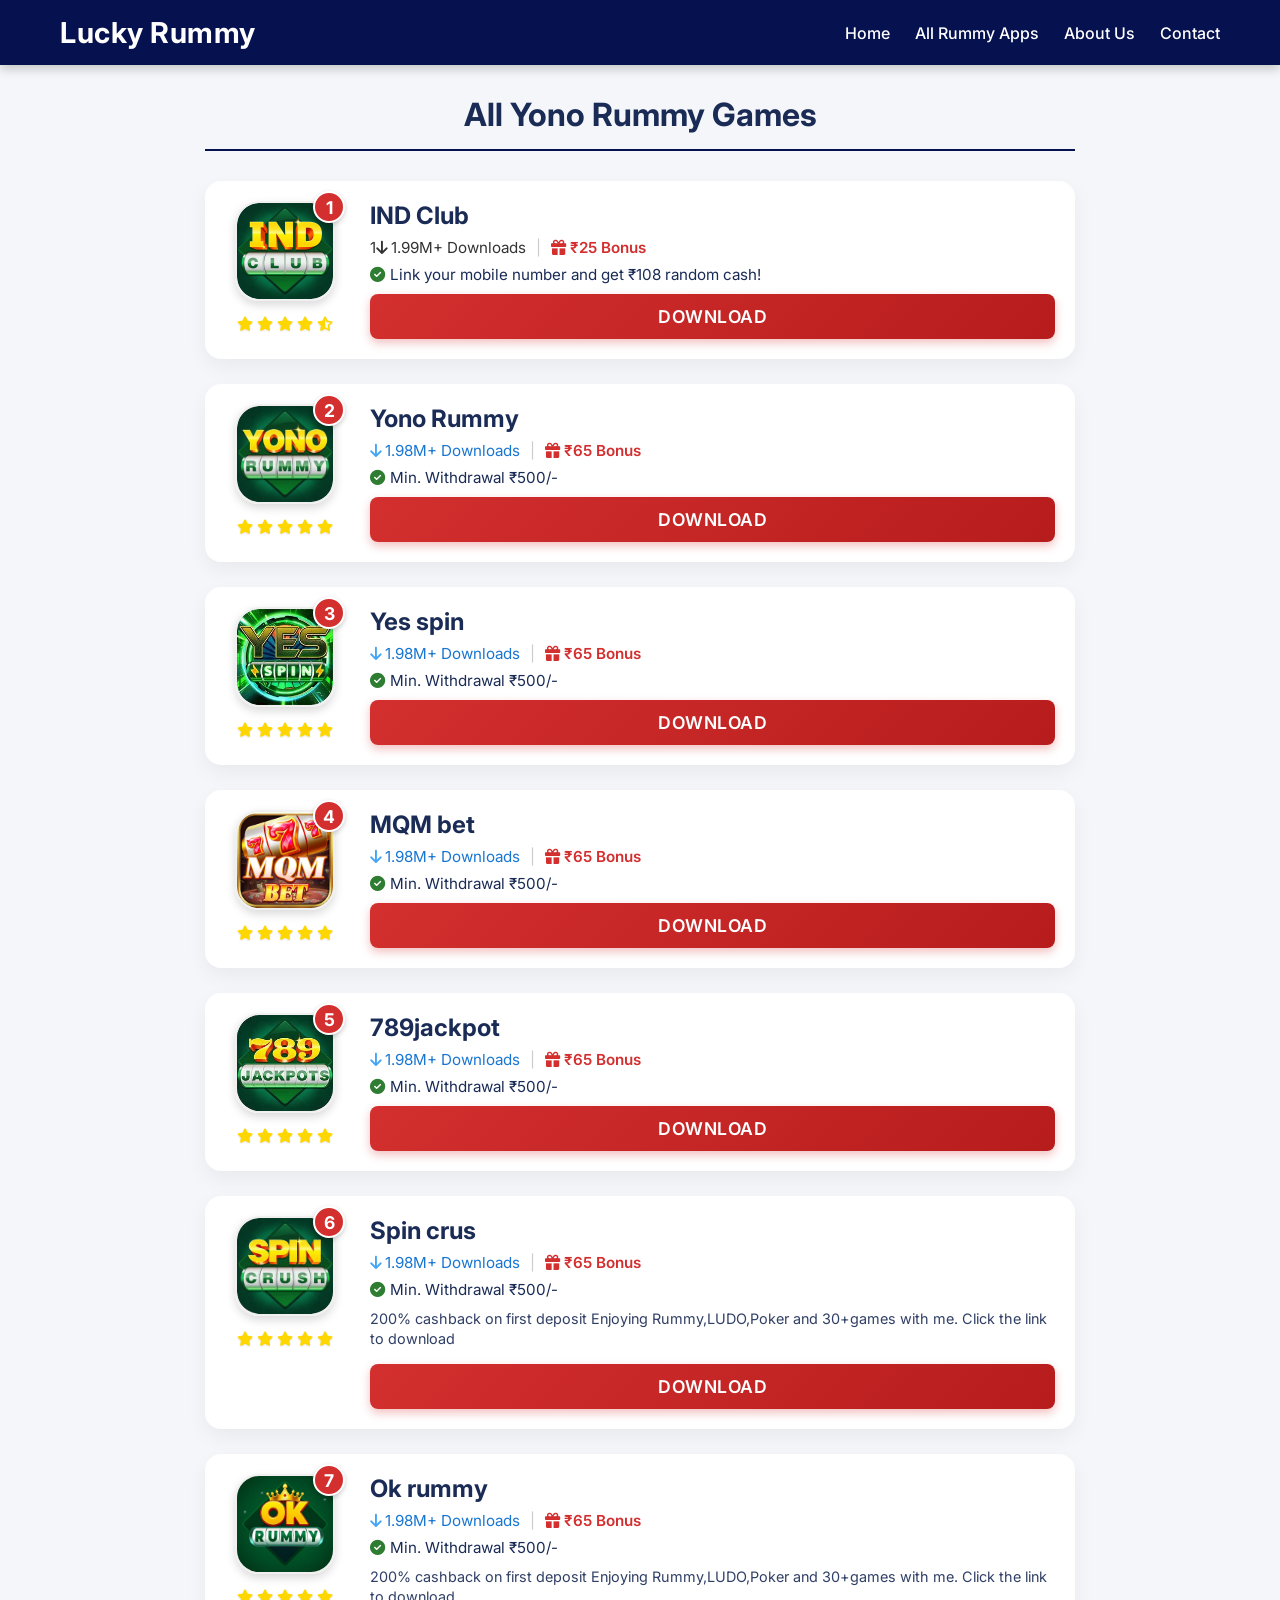
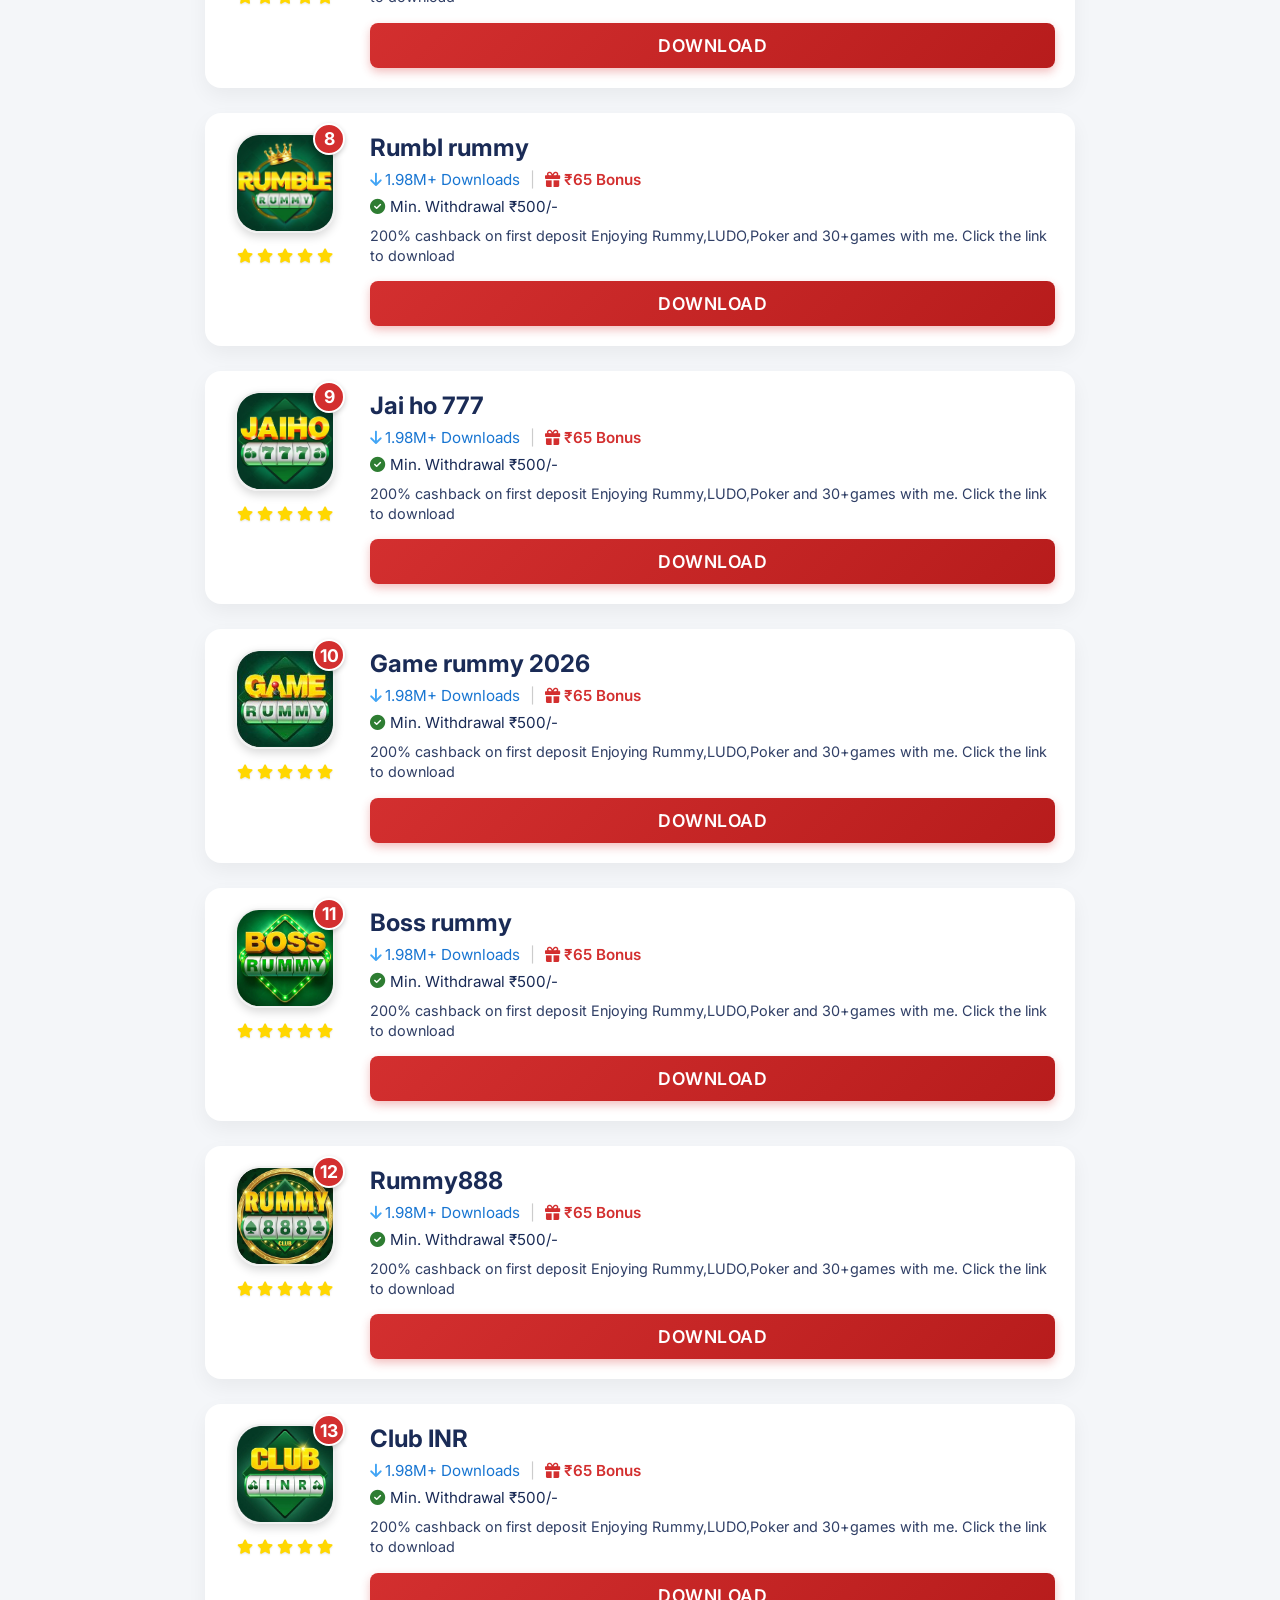
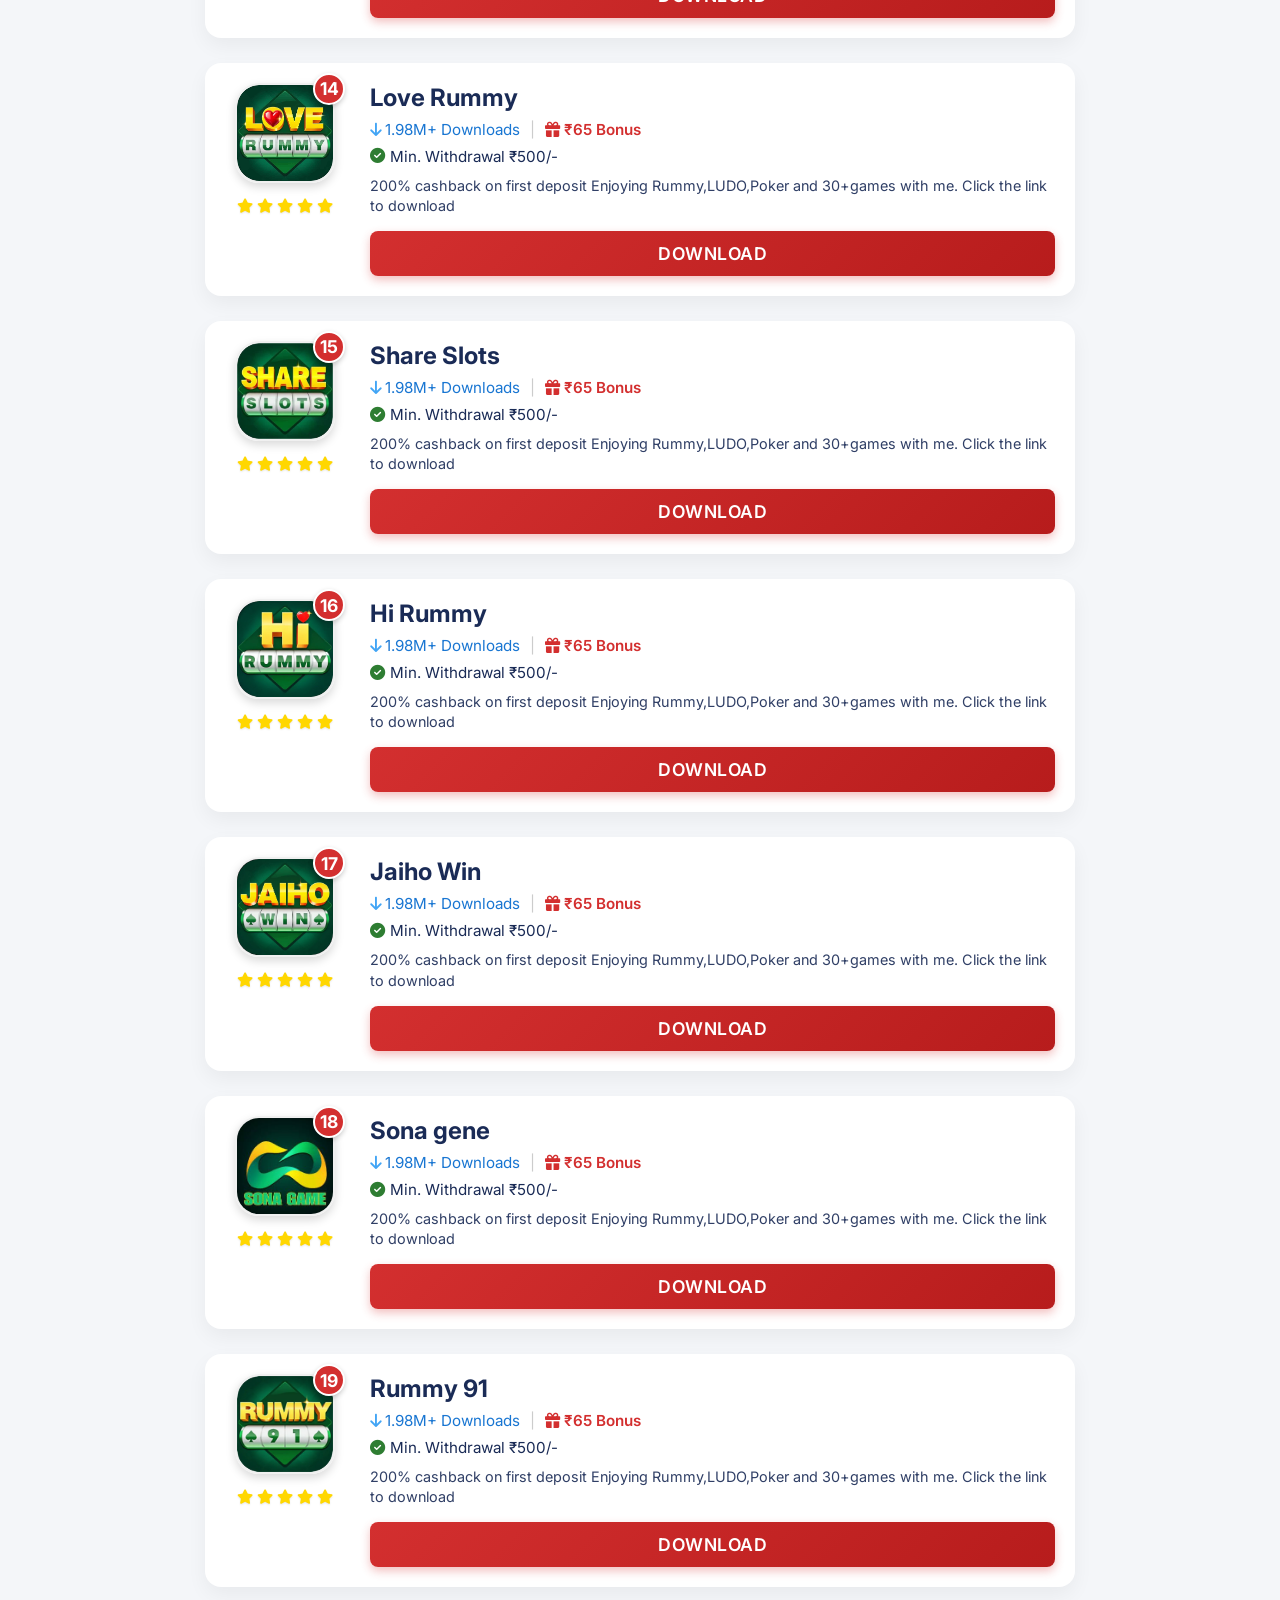
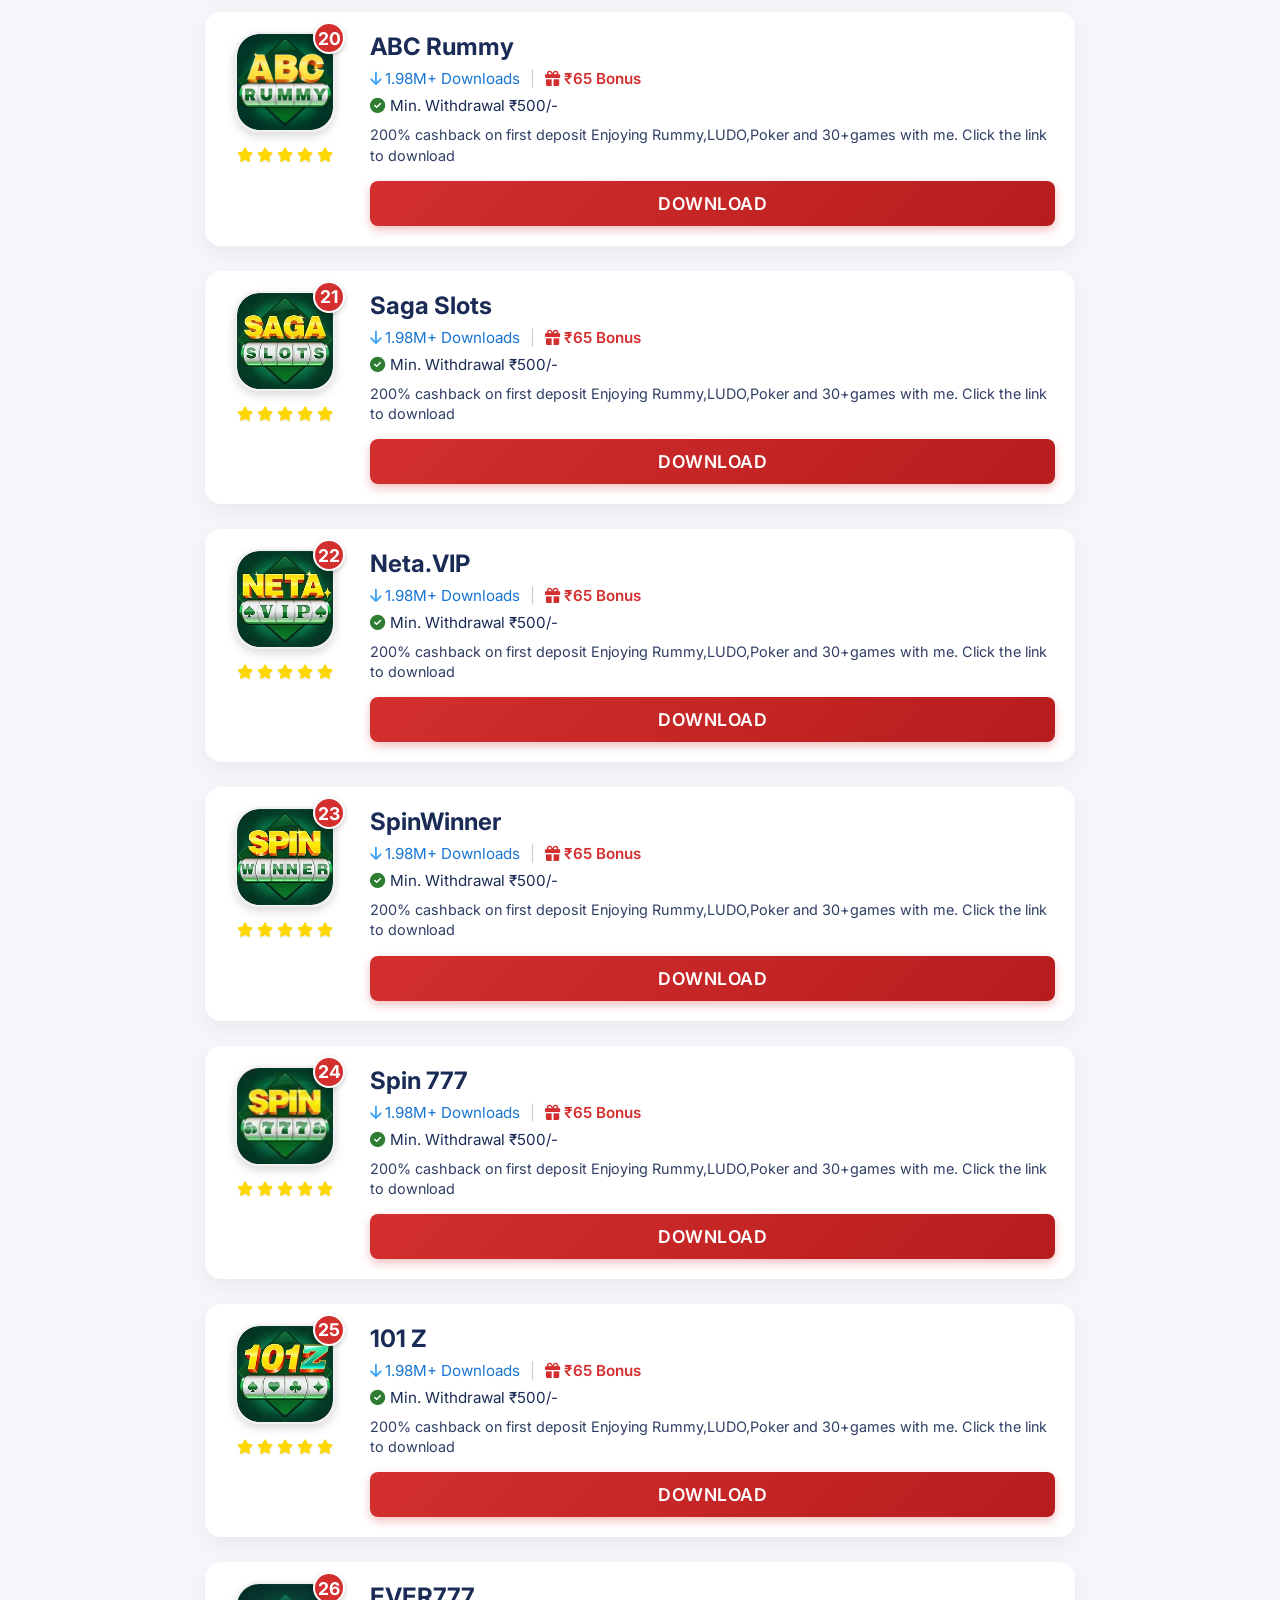
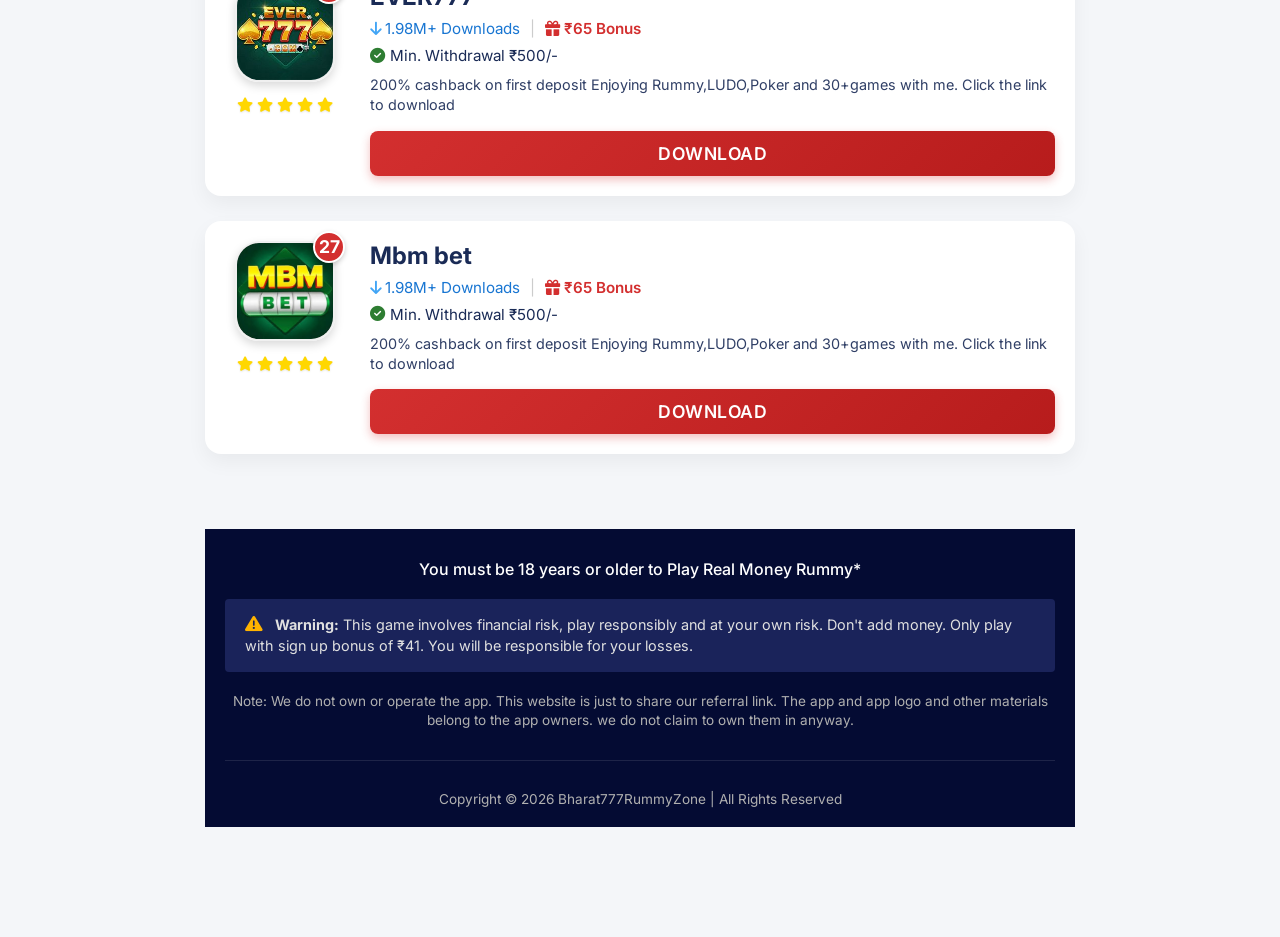
<file: index.html>
<!DOCTYPE html>
<html lang="en">

<head>
    <meta charset="UTF-8">
    <meta name="viewport" content="width=device-width, initial-scale=1.0">
    <title>RummyZone - All Yono Rummy Games</title>
    <link rel="stylesheet" href="style.css">
    <!-- FontAwesome for icons -->
    <link rel="stylesheet" href="https://cdnjs.cloudflare.com/ajax/libs/font-awesome/6.4.0/css/all.min.css">
    <link href="https://fonts.googleapis.com/css2?family=Inter:wght@400;500;600;700&display=swap" rel="stylesheet">
</head>

<body>

    <!-- Navbar -->
    <nav class="navbar">
        <div class="nav-container">
            <h1 class="logo">Lucky Rummy</h1>
            <ul class="nav-links">
                <li><a href="index.html">Home</a></li>
                <li><a href="all-apps.html">All Rummy Apps</a></li>
                <li><a href="about.html">About Us</a></li>
                <li><a href="contact.html">Contact</a></li>
            </ul>
        </div>
    </nav>

    <!-- Main Content -->
    <main class="main-content">
        <h2 class="section-title">All Yono Rummy Games</h2>

        <div class="cards-container">

            <!-- App Card 1 -->
            <div class="app-card">
                <div class="card-left">
                    <div class="icon-wrapper">
                        <span class="rank-badge">1</span>
                        <img src="images\WhatsApp Image 2026-04-18 at 9.36.50 AM.jpeg" alt="Rummy Meet Icon" class="app-icon">
                    </div>
                    <div class="stars">
                        <i class="fa-solid fa-star"></i>
                        <i class="fa-solid fa-star"></i>
                        <i class="fa-solid fa-star"></i>
                        <i class="fa-solid fa-star"></i>
                        <i class="fa-solid fa-star-half-stroke"></i>
                    </div>
                </div>
                <div class="card-right">
                    <h3 class="app-name">IND Club</h3>
                    <div class="app-stats">
                        <span rank-badge>1<i class="fa-solid fa-arrow-down"></i> 1.99M+ Downloads</span>
                        <span class="stat divider">|</span>
                        <span class="stat bonus"><i class="fa-solid fa-gift"></i> ₹25 Bonus</span>
                    </div>
                    <div class="app-withdrawal">
                        <i class="fa-solid fa-circle-check"></i> Link your mobile number and get ₹108 random cash!
                    </div>
                    <a href=" https://indclub30.com/?code=34UU9WSLUB6&t=1774683295" class="btn-download">Download</a>
                </div>
            </div>


            <!-- App Card 2 -->
            <div class="app-card">
                <div class="card-left">
                    <div class="icon-wrapper">
                        <span class="rank-badge">2</span>
                        <img src="images\image.png" alt="Teen Patti Boss Icon" class="app-icon">
                    </div>
                    <div class="stars">
                        <i class="fa-solid fa-star"></i>
                        <i class="fa-solid fa-star"></i>
                        <i class="fa-solid fa-star"></i>
                        <i class="fa-solid fa-star"></i>
                        <i class="fa-solid fa-star"></i>
                    </div>
                </div>
                <div class="card-right">
                    <h3 class="app-name">Yono Rummy</h3>
                    <div class="app-stats">
                        <span class="stat downloads"><i class="fa-solid fa-arrow-down"></i> 1.98M+ Downloads</span>
                        <span class="stat divider">|</span>
                        <span class="stat bonus"><i class="fa-solid fa-gift"></i> ₹65 Bonus</span>
                    </div>
                    <div class="app-withdrawal">
                        <i class="fa-solid fa-circle-check"></i> Min. Withdrawal ₹500/-
                    </div>
                  
                    <a href="https://yonorummy019.com/?code=FJ9BPXQPASB&t=1774682719" class="btn-download">Download</a>
                </div>
            </div>

          <!-- App Card 3 -->
            <div class="app-card">
                <div class="card-left">
                    <div class="icon-wrapper">
                        <span class="rank-badge">3</span>
                        <img src="images\sky1.jpeg" alt="Teen Patti Boss Icon" class="app-icon">
                    </div>
                    <div class="stars">
                        <i class="fa-solid fa-star"></i>
                        <i class="fa-solid fa-star"></i>
                        <i class="fa-solid fa-star"></i>
                        <i class="fa-solid fa-star"></i>
                        <i class="fa-solid fa-star"></i>
                    </div>
                </div>
                <div class="card-right">
                    <h3 class="app-name">Yes spin</h3>
                    <div class="app-stats">
                        <span class="stat downloads"><i class="fa-solid fa-arrow-down"></i> 1.98M+ Downloads</span>
                        <span class="stat divider">|</span>
                        <span class="stat bonus"><i class="fa-solid fa-gift"></i> ₹65 Bonus</span>
                    </div>
                    <div class="app-withdrawal">
                        <i class="fa-solid fa-circle-check"></i> Min. Withdrawal ₹500/-
                    </div>
                   
                    <a href="https://www.yesspinhhh.com/?code=7GPYC7N1KJ4&t=1774682824" class="btn-download">Download</a>
                </div>
            </div>


          <!-- App Card 4 -->
            <div class="app-card">
                <div class="card-left">
                    <div class="icon-wrapper">
                        <span class="rank-badge">4</span>
                        <img src="images\WhatsApp Image 2026-04-18 at 9.32.38 AM.jpeg" alt="Teen Patti Boss Icon" class="app-icon">
                    </div>
                    <div class="stars">
                        <i class="fa-solid fa-star"></i>
                        <i class="fa-solid fa-star"></i>
                        <i class="fa-solid fa-star"></i>
                        <i class="fa-solid fa-star"></i>
                        <i class="fa-solid fa-star"></i>
                    </div>
                </div>
                <div class="card-right">
                    <h3 class="app-name">MQM bet</h3>
                    <div class="app-stats">
                        <span class="stat downloads"><i class="fa-solid fa-arrow-down"></i> 1.98M+ Downloads</span>
                        <span class="stat divider">|</span>
                        <span class="stat bonus"><i class="fa-solid fa-gift"></i> ₹65 Bonus</span>
                    </div>
                    <div class="app-withdrawal">
                        <i class="fa-solid fa-circle-check"></i> Min. Withdrawal ₹500/-
                    </div>
                  
                    <a href="https://mqmshare.com?pid=476094426&pkg=com.mqm.bet" class="btn-download">Download</a>
                </div>
            </div>

          <!-- App Card 5 -->
            <div class="app-card">
                <div class="card-left">
                    <div class="icon-wrapper">
                        <span class="rank-badge">5</span>
                        <img src="images\WhatsApp Image 2026-04-18 at 9.40.39 AM.jpeg" alt="Teen Patti Boss Icon" class="app-icon">
                    </div>
                    <div class="stars">
                        <i class="fa-solid fa-star"></i>
                        <i class="fa-solid fa-star"></i>
                        <i class="fa-solid fa-star"></i>
                        <i class="fa-solid fa-star"></i>
                        <i class="fa-solid fa-star"></i>
                    </div>
                </div>
                <div class="card-right">
                    <h3 class="app-name">789jackpot</h3>
                    <div class="app-stats">
                        <span class="stat downloads"><i class="fa-solid fa-arrow-down"></i> 1.98M+ Downloads</span>
                        <span class="stat divider">|</span>
                        <span class="stat bonus"><i class="fa-solid fa-gift"></i> ₹65 Bonus</span>
                    </div>
                    <div class="app-withdrawal">
                        <i class="fa-solid fa-circle-check"></i> Min. Withdrawal ₹500/-
                    </div>
                  
                    <a href="https://789jackpots789.top/?code=XPZ5FS12Q26&t=1774683500" class="btn-download">Download</a>
                </div>
            </div>



          <!-- App Card 6 -->
            <div class="app-card">
                <div class="card-left">
                    <div class="icon-wrapper">
                        <span class="rank-badge">6</span>
                        <img src="images\WhatsApp Image 2026-04-07 at 11.18.59 AM.jpeg" alt="Teen Patti Boss Icon" class="app-icon">
                    </div>
                    <div class="stars">
                        <i class="fa-solid fa-star"></i>
                        <i class="fa-solid fa-star"></i>
                        <i class="fa-solid fa-star"></i>
                        <i class="fa-solid fa-star"></i>
                        <i class="fa-solid fa-star"></i>
                    </div>
                </div>
                <div class="card-right">
                    <h3 class="app-name">Spin crus</h3>
                    <div class="app-stats">
                        <span class="stat downloads"><i class="fa-solid fa-arrow-down"></i> 1.98M+ Downloads</span>
                        <span class="stat divider">|</span>
                        <span class="stat bonus"><i class="fa-solid fa-gift"></i> ₹65 Bonus</span>
                    </div>
                    <div class="app-withdrawal">
                        <i class="fa-solid fa-circle-check"></i> Min. Withdrawal ₹500/-
                    </div>
                    <p class="app-desc"> 200% cashback on first deposit 
 Enjoying Rummy,LUDO,Poker and 30+games with me. Click the link to download</p>
                    <a href="https://2shisgjsqawwhsagui7c.Safelyearnmillionsbysharingonepersonaqfxzqyfw.com/?code=3D7V75Z38JB&t=1774683065" class="btn-download">Download</a>
                </div>
            </div>


            
          <!-- App Card 7 -->
            <div class="app-card">
                <div class="card-left">
                    <div class="icon-wrapper">
                        <span class="rank-badge">7</span>
                        <img src="images\WhatsApp Image 2026-04-18 at 9.41.26 AM.jpeg" alt="Teen Patti Boss Icon" class="app-icon">
                    </div>
                    <div class="stars">
                        <i class="fa-solid fa-star"></i>
                        <i class="fa-solid fa-star"></i>
                        <i class="fa-solid fa-star"></i>
                        <i class="fa-solid fa-star"></i>
                        <i class="fa-solid fa-star"></i>
                    </div>
                </div>
                <div class="card-right">
                    <h3 class="app-name">Ok rummy</h3>
                    <div class="app-stats">
                        <span class="stat downloads"><i class="fa-solid fa-arrow-down"></i> 1.98M+ Downloads</span>
                        <span class="stat divider">|</span>
                        <span class="stat bonus"><i class="fa-solid fa-gift"></i> ₹65 Bonus</span>
                    </div>
                    <div class="app-withdrawal">
                        <i class="fa-solid fa-circle-check"></i> Min. Withdrawal ₹500/-
                    </div>
                    <p class="app-desc"> 200% cashback on first deposit 
 Enjoying Rummy,LUDO,Poker and 30+games with me. Click the link to download</p>
                    <a href=" https://www.okrummy23.com/?code=27B7NV76SJR&t=1774683571" class="btn-download">Download</a>
                </div>
            </div>


            
          <!-- App Card 8 -->
            <div class="app-card">
                <div class="card-left">
                    <div class="icon-wrapper">
                        <span class="rank-badge">8</span>
                        <img src="images\WhatsApp Image 2026-04-18 at 9.42.30 AM.jpeg" alt="Teen Patti Boss Icon" class="app-icon">
                    </div>
                    <div class="stars">
                        <i class="fa-solid fa-star"></i>
                        <i class="fa-solid fa-star"></i>
                        <i class="fa-solid fa-star"></i>
                        <i class="fa-solid fa-star"></i>
                        <i class="fa-solid fa-star"></i>
                    </div>
                </div>
                <div class="card-right">
                    <h3 class="app-name">Rumbl rummy</h3>
                    <div class="app-stats">
                        <span class="stat downloads"><i class="fa-solid fa-arrow-down"></i> 1.98M+ Downloads</span>
                        <span class="stat divider">|</span>
                        <span class="stat bonus"><i class="fa-solid fa-gift"></i> ₹65 Bonus</span>
                    </div>
                    <div class="app-withdrawal">
                        <i class="fa-solid fa-circle-check"></i> Min. Withdrawal ₹500/-
                    </div>
                    <p class="app-desc"> 200% cashback on first deposit 
 Enjoying Rummy,LUDO,Poker and 30+games with me. Click the link to download</p>
                    <a href="https://www.rumblerummyofficial.info/?code=RS33481BM69&t=1774683599" class="btn-download">Download</a>
                </div>
            </div>


            
          <!-- App Card 9 -->
            <div class="app-card">
                <div class="card-left">
                    <div class="icon-wrapper">
                        <span class="rank-badge">9</span>
                        <img src="images\WhatsApp Image 2026-04-18 at 9.43.31 AM.jpeg" alt="Teen Patti Boss Icon" class="app-icon">
                    </div>
                    <div class="stars">
                        <i class="fa-solid fa-star"></i>
                        <i class="fa-solid fa-star"></i>
                        <i class="fa-solid fa-star"></i>
                        <i class="fa-solid fa-star"></i>
                        <i class="fa-solid fa-star"></i>
                    </div>
                </div>
                <div class="card-right">
                    <h3 class="app-name">Jai ho 777</h3>
                    <div class="app-stats">
                        <span class="stat downloads"><i class="fa-solid fa-arrow-down"></i> 1.98M+ Downloads</span>
                        <span class="stat divider">|</span>
                        <span class="stat bonus"><i class="fa-solid fa-gift"></i> ₹65 Bonus</span>
                    </div>
                    <div class="app-withdrawal">
                        <i class="fa-solid fa-circle-check"></i> Min. Withdrawal ₹500/-
                    </div>
                    <p class="app-desc"> 200% cashback on first deposit 
 Enjoying Rummy,LUDO,Poker and 30+games with me. Click the link to download</p>
                    <a href=" https://www.jaiho77707.com/?code=GC23APDC7FH&t=1774683711" class="btn-download">Download</a>
                </div>
            </div>


            
          <!-- App Card 10 -->
            <div class="app-card">
                <div class="card-left">
                    <div class="icon-wrapper">
                        <span class="rank-badge">10</span>
                        <img src="images\WhatsApp Image 2026-04-18 at 9.45.12 AM.jpeg" alt="Teen Patti Boss Icon" class="app-icon">
                    </div>
                    <div class="stars">
                        <i class="fa-solid fa-star"></i>
                        <i class="fa-solid fa-star"></i>
                        <i class="fa-solid fa-star"></i>
                        <i class="fa-solid fa-star"></i>
                        <i class="fa-solid fa-star"></i>
                    </div>
                </div>
                <div class="card-right">
                    <h3 class="app-name">Game rummy 2026</h3>
                    <div class="app-stats">
                        <span class="stat downloads"><i class="fa-solid fa-arrow-down"></i> 1.98M+ Downloads</span>
                        <span class="stat divider">|</span>
                        <span class="stat bonus"><i class="fa-solid fa-gift"></i> ₹65 Bonus</span>
                    </div>
                    <div class="app-withdrawal">
                        <i class="fa-solid fa-circle-check"></i> Min. Withdrawal ₹500/-
                    </div>
                    <p class="app-desc"> 200% cashback on first deposit 
 Enjoying Rummy,LUDO,Poker and 30+games with me. Click the link to download</p>
                    <a href="https://gamerummyc.com/?code=Q6W2XMH7756&t=1774683805" class="btn-download">Download</a>
                </div>
            </div>


            
          <!-- App Card 11 -->
            <div class="app-card">
                <div class="card-left">
                    <div class="icon-wrapper">
                        <span class="rank-badge">11</span>
                        <img src="images\WhatsApp Image 2026-04-18 at 9.46.13 AM.jpeg" alt="Teen Patti Boss Icon" class="app-icon">
                    </div>
                    <div class="stars">
                        <i class="fa-solid fa-star"></i>
                        <i class="fa-solid fa-star"></i>
                        <i class="fa-solid fa-star"></i>
                        <i class="fa-solid fa-star"></i>
                        <i class="fa-solid fa-star"></i>
                    </div>
                </div>
                <div class="card-right">
                    <h3 class="app-name">Boss rummy </h3>
                    <div class="app-stats">
                        <span class="stat downloads"><i class="fa-solid fa-arrow-down"></i> 1.98M+ Downloads</span>
                        <span class="stat divider">|</span>
                        <span class="stat bonus"><i class="fa-solid fa-gift"></i> ₹65 Bonus</span>
                    </div>
                    <div class="app-withdrawal">
                        <i class="fa-solid fa-circle-check"></i> Min. Withdrawal ₹500/-
                    </div>
                    <p class="app-desc"> 200% cashback on first deposit 
 Enjoying Rummy,LUDO,Poker and 30+games with me. Click the link to download</p>
                    <a href=" https://www.bossrummya.com/?code=LSHFZFLWZL5&t=1774683867" class="btn-download">Download</a>
                </div>
            </div>


            
          <!-- App Card 12 -->
            <div class="app-card">
                <div class="card-left">
                    <div class="icon-wrapper">
                        <span class="rank-badge">12</span>
                        <img src="images\WhatsApp Image 2026-04-18 at 9.48.47 AM.jpeg" alt="Teen Patti Boss Icon" class="app-icon">
                    </div>
                    <div class="stars">
                        <i class="fa-solid fa-star"></i>
                        <i class="fa-solid fa-star"></i>
                        <i class="fa-solid fa-star"></i>
                        <i class="fa-solid fa-star"></i>
                        <i class="fa-solid fa-star"></i>
                    </div>
                </div>
                <div class="card-right">
                    <h3 class="app-name">Rummy888</h3>
                    <div class="app-stats">
                        <span class="stat downloads"><i class="fa-solid fa-arrow-down"></i> 1.98M+ Downloads</span>
                        <span class="stat divider">|</span>
                        <span class="stat bonus"><i class="fa-solid fa-gift"></i> ₹65 Bonus</span>
                    </div>
                    <div class="app-withdrawal">
                        <i class="fa-solid fa-circle-check"></i> Min. Withdrawal ₹500/-
                    </div>
                    <p class="app-desc"> 200% cashback on first deposit 
 Enjoying Rummy,LUDO,Poker and 30+games with me. Click the link to download</p>
                    <a href=" https://rummy888vip46.com/?code=TPUSGEGBMBH&t=1774684166" class="btn-download">Download</a>
                </div>
            </div>


            
          <!-- App Card 13 -->
            <div class="app-card">
                <div class="card-left">
                    <div class="icon-wrapper">
                        <span class="rank-badge">13</span>
                        <img src="images\WhatsApp Image 2026-04-18 at 10.05.52 AM.jpeg" alt="Teen Patti Boss Icon" class="app-icon">
                    </div>
                    <div class="stars">
                        <i class="fa-solid fa-star"></i>
                        <i class="fa-solid fa-star"></i>
                        <i class="fa-solid fa-star"></i>
                        <i class="fa-solid fa-star"></i>
                        <i class="fa-solid fa-star"></i>
                    </div>
                </div>
                <div class="card-right">
                    <h3 class="app-name">Club INR</h3>
                    <div class="app-stats">
                        <span class="stat downloads"><i class="fa-solid fa-arrow-down"></i> 1.98M+ Downloads</span>
                        <span class="stat divider">|</span>
                        <span class="stat bonus"><i class="fa-solid fa-gift"></i> ₹65 Bonus</span>
                    </div>
                    <div class="app-withdrawal">
                        <i class="fa-solid fa-circle-check"></i> Min. Withdrawal ₹500/-
                    </div>
                    <p class="app-desc"> 200% cashback on first deposit 
 Enjoying Rummy,LUDO,Poker and 30+games with me. Click the link to download</p>
                    <a href="https://www.clubinr.in/?code=9VC6E66K86V&t=1774694968" class="btn-download">Download</a>
                </div>
            </div>


            
          <!-- App Card 14 -->
            <div class="app-card">
                <div class="card-left">
                    <div class="icon-wrapper">
                        <span class="rank-badge">14</span>
                        <img src="images\WhatsApp Image 2026-04-18 at 10.06.37 AM.jpeg" alt="Teen Patti Boss Icon" class="app-icon">
                    </div>
                    <div class="stars">
                        <i class="fa-solid fa-star"></i>
                        <i class="fa-solid fa-star"></i>
                        <i class="fa-solid fa-star"></i>
                        <i class="fa-solid fa-star"></i>
                        <i class="fa-solid fa-star"></i>
                    </div>
                </div>
                <div class="card-right">
                    <h3 class="app-name">Love Rummy</h3>
                    <div class="app-stats">
                        <span class="stat downloads"><i class="fa-solid fa-arrow-down"></i> 1.98M+ Downloads</span>
                        <span class="stat divider">|</span>
                        <span class="stat bonus"><i class="fa-solid fa-gift"></i> ₹65 Bonus</span>
                    </div>
                    <div class="app-withdrawal">
                        <i class="fa-solid fa-circle-check"></i> Min. Withdrawal ₹500/-
                    </div>
                    <p class="app-desc"> 200% cashback on first deposit 
 Enjoying Rummy,LUDO,Poker and 30+games with me. Click the link to download</p>
                    <a href="https://www.loverummy6.com/?code=AFCDQP1TE9B&t=1774695213" class="btn-download">Download</a>
                </div>
            </div>


            
          <!-- App Card 15 -->
            <div class="app-card">
                <div class="card-left">
                    <div class="icon-wrapper">
                        <span class="rank-badge">15</span>
                        <img src="images\WhatsApp Image 2026-04-18 at 10.07.22 AM.jpeg" alt="Teen Patti Boss Icon" class="app-icon">
                    </div>
                    <div class="stars">
                        <i class="fa-solid fa-star"></i>
                        <i class="fa-solid fa-star"></i>
                        <i class="fa-solid fa-star"></i>
                        <i class="fa-solid fa-star"></i>
                        <i class="fa-solid fa-star"></i>
                    </div>
                </div>
                <div class="card-right">
                    <h3 class="app-name">Share Slots</h3>
                    <div class="app-stats">
                        <span class="stat downloads"><i class="fa-solid fa-arrow-down"></i> 1.98M+ Downloads</span>
                        <span class="stat divider">|</span>
                        <span class="stat bonus"><i class="fa-solid fa-gift"></i> ₹65 Bonus</span>
                    </div>
                    <div class="app-withdrawal">
                        <i class="fa-solid fa-circle-check"></i> Min. Withdrawal ₹500/-
                    </div>
                    <p class="app-desc"> 200% cashback on first deposit 
 Enjoying Rummy,LUDO,Poker and 30+games with me. Click the link to download</p>
                    <a href="https://share877.com/?code=GFVK4E5BCDE&t=1774695343" class="btn-download">Download</a>
                </div>
            </div>


            
          <!-- App Card 16 -->
            <div class="app-card">
                <div class="card-left">
                    <div class="icon-wrapper">
                        <span class="rank-badge">16</span>
                        <img src="images\WhatsApp Image 2026-04-18 at 10.08.54 AM.jpeg" alt="Teen Patti Boss Icon" class="app-icon">
                    </div>
                    <div class="stars">
                        <i class="fa-solid fa-star"></i>
                        <i class="fa-solid fa-star"></i>
                        <i class="fa-solid fa-star"></i>
                        <i class="fa-solid fa-star"></i>
                        <i class="fa-solid fa-star"></i>
                    </div>
                </div>
                <div class="card-right">
                    <h3 class="app-name">Hi Rummy</h3>
                    <div class="app-stats">
                        <span class="stat downloads"><i class="fa-solid fa-arrow-down"></i> 1.98M+ Downloads</span>
                        <span class="stat divider">|</span>
                        <span class="stat bonus"><i class="fa-solid fa-gift"></i> ₹65 Bonus</span>
                    </div>
                    <div class="app-withdrawal">
                        <i class="fa-solid fa-circle-check"></i> Min. Withdrawal ₹500/-
                    </div>
                    <p class="app-desc"> 200% cashback on first deposit 
 Enjoying Rummy,LUDO,Poker and 30+games with me. Click the link to download</p>
                    <a href="https://www.hirummy-agent.net/?code=RX3NZTXXTNH&t=1774695490" class="btn-download">Download</a>
                </div>
            </div>


            
          <!-- App Card 17 -->
            <div class="app-card">
                <div class="card-left">
                    <div class="icon-wrapper">
                        <span class="rank-badge">17</span>
                        <img src="images\WhatsApp Image 2026-04-18 at 10.09.56 AM.jpeg" alt="Teen Patti Boss Icon" class="app-icon">
                    </div>
                    <div class="stars">
                        <i class="fa-solid fa-star"></i>
                        <i class="fa-solid fa-star"></i>
                        <i class="fa-solid fa-star"></i>
                        <i class="fa-solid fa-star"></i>
                        <i class="fa-solid fa-star"></i>
                    </div>
                </div>
                <div class="card-right">
                    <h3 class="app-name">Jaiho Win</h3>
                    <div class="app-stats">
                        <span class="stat downloads"><i class="fa-solid fa-arrow-down"></i> 1.98M+ Downloads</span>
                        <span class="stat divider">|</span>
                        <span class="stat bonus"><i class="fa-solid fa-gift"></i> ₹65 Bonus</span>
                    </div>
                    <div class="app-withdrawal">
                        <i class="fa-solid fa-circle-check"></i> Min. Withdrawal ₹500/-
                    </div>
                    <p class="app-desc"> 200% cashback on first deposit 
 Enjoying Rummy,LUDO,Poker and 30+games with me. Click the link to download</p>
                    <a href="https://www.jaihowin12.com/?code=1XNBVBF7LMV&t=1774695561" class="btn-download">Download</a>
                </div>
            </div>


            
          <!-- App Card 18 -->
            <div class="app-card">
                <div class="card-left">
                    <div class="icon-wrapper">
                        <span class="rank-badge">18</span>
                        <img src="images\WhatsApp Image 2026-04-18 at 10.12.01 AM.jpeg" alt="Teen Patti Boss Icon" class="app-icon">
                    </div>
                    <div class="stars">
                        <i class="fa-solid fa-star"></i>
                        <i class="fa-solid fa-star"></i>
                        <i class="fa-solid fa-star"></i>
                        <i class="fa-solid fa-star"></i>
                        <i class="fa-solid fa-star"></i>
                    </div>
                </div>
                <div class="card-right">
                    <h3 class="app-name">Sona gene</h3>
                    <div class="app-stats">
                        <span class="stat downloads"><i class="fa-solid fa-arrow-down"></i> 1.98M+ Downloads</span>
                        <span class="stat divider">|</span>
                        <span class="stat bonus"><i class="fa-solid fa-gift"></i> ₹65 Bonus</span>
                    </div>
                    <div class="app-withdrawal">
                        <i class="fa-solid fa-circle-check"></i> Min. Withdrawal ₹500/-
                    </div>
                    <p class="app-desc"> 200% cashback on first deposit 
 Enjoying Rummy,LUDO,Poker and 30+games with me. Click the link to download</p>
                    <a href="https://google.betnanogame.com/99999/index.html?uid=2004564904542621697&type=1&invite=Ot9mO1" class="btn-download">Download</a>
                </div>
            </div>


            
          <!-- App Card 19 -->
            <div class="app-card">
                <div class="card-left">
                    <div class="icon-wrapper">
                        <span class="rank-badge">19</span>
                        <img src="images\WhatsApp Image 2026-04-18 at 10.32.45 AM.jpeg" alt="Teen Patti Boss Icon" class="app-icon">
                    </div>
                    <div class="stars">
                        <i class="fa-solid fa-star"></i>
                        <i class="fa-solid fa-star"></i>
                        <i class="fa-solid fa-star"></i>
                        <i class="fa-solid fa-star"></i>
                        <i class="fa-solid fa-star"></i>
                    </div>
                </div>
                <div class="card-right">
                    <h3 class="app-name">Rummy 91</h3>
                    <div class="app-stats">
                        <span class="stat downloads"><i class="fa-solid fa-arrow-down"></i> 1.98M+ Downloads</span>
                        <span class="stat divider">|</span>
                        <span class="stat bonus"><i class="fa-solid fa-gift"></i> ₹65 Bonus</span>
                    </div>
                    <div class="app-withdrawal">
                        <i class="fa-solid fa-circle-check"></i> Min. Withdrawal ₹500/-
                    </div>
                    <p class="app-desc"> 200% cashback on first deposit 
 Enjoying Rummy,LUDO,Poker and 30+games with me. Click the link to download</p>
                    <a href="https://rummy91f.com/?code=UXTP5XQ6996&t=1776488451" class="btn-download">Download</a>
                </div>
            </div>


            
          <!-- App Card 20 -->
            <div class="app-card">
                <div class="card-left">
                    <div class="icon-wrapper">
                        <span class="rank-badge">20</span>
                        <img src="images\WhatsApp Image 2026-04-18 at 10.36.03 AM.jpeg" alt="Teen Patti Boss Icon" class="app-icon">
                    </div>
                    <div class="stars">
                        <i class="fa-solid fa-star"></i>
                        <i class="fa-solid fa-star"></i>
                        <i class="fa-solid fa-star"></i>
                        <i class="fa-solid fa-star"></i>
                        <i class="fa-solid fa-star"></i>
                    </div>
                </div>
                <div class="card-right">
                    <h3 class="app-name">ABC Rummy</h3>
                    <div class="app-stats">
                        <span class="stat downloads"><i class="fa-solid fa-arrow-down"></i> 1.98M+ Downloads</span>
                        <span class="stat divider">|</span>
                        <span class="stat bonus"><i class="fa-solid fa-gift"></i> ₹65 Bonus</span>
                    </div>
                    <div class="app-withdrawal">
                        <i class="fa-solid fa-circle-check"></i> Min. Withdrawal ₹500/-
                    </div>
                    <p class="app-desc"> 200% cashback on first deposit 
 Enjoying Rummy,LUDO,Poker and 30+games with me. Click the link to download</p>
                    <a href="https://www.abcrummy9.com/?code=75C9AFF967X&t=1776488615" class="btn-download">Download</a>
                </div>
            </div>

            
          <!-- App Card 21 -->
            <div class="app-card">
                <div class="card-left">
                    <div class="icon-wrapper">
                        <span class="rank-badge">21</span>
                        <img src="images\WhatsApp Image 2026-04-18 at 10.41.45 AM.jpeg" alt="Teen Patti Boss Icon" class="app-icon">
                    </div>
                    <div class="stars">
                        <i class="fa-solid fa-star"></i>
                        <i class="fa-solid fa-star"></i>
                        <i class="fa-solid fa-star"></i>
                        <i class="fa-solid fa-star"></i>
                        <i class="fa-solid fa-star"></i>
                    </div>
                </div>
                <div class="card-right">
                    <h3 class="app-name">Saga Slots</h3>
                    <div class="app-stats">
                        <span class="stat downloads"><i class="fa-solid fa-arrow-down"></i> 1.98M+ Downloads</span>
                        <span class="stat divider">|</span>
                        <span class="stat bonus"><i class="fa-solid fa-gift"></i> ₹65 Bonus</span>
                    </div>
                    <div class="app-withdrawal">
                        <i class="fa-solid fa-circle-check"></i> Min. Withdrawal ₹500/-
                    </div>
                    <p class="app-desc"> 200% cashback on first deposit 
 Enjoying Rummy,LUDO,Poker and 30+games with me. Click the link to download</p>
                    <a href="https://www.sagaslotskfc.com/?code=0QHLA263HGT&t=1776489026" class="btn-download">Download</a>
                </div>
            </div>
            

            
            
          <!-- App Card 22 -->
            <div class="app-card">
                <div class="card-left">
                    <div class="icon-wrapper">
                        <span class="rank-badge">22</span>
                        <img src="images\WhatsApp Image 2026-04-18 at 10.43.09 AM.jpeg" alt="Teen Patti Boss Icon" class="app-icon">
                    </div>
                    <div class="stars">
                        <i class="fa-solid fa-star"></i>
                        <i class="fa-solid fa-star"></i>
                        <i class="fa-solid fa-star"></i>
                        <i class="fa-solid fa-star"></i>
                        <i class="fa-solid fa-star"></i>
                    </div>
                </div>
                <div class="card-right">
                    <h3 class="app-name">Neta.VIP</h3>
                    <div class="app-stats">
                        <span class="stat downloads"><i class="fa-solid fa-arrow-down"></i> 1.98M+ Downloads</span>
                        <span class="stat divider">|</span>
                        <span class="stat bonus"><i class="fa-solid fa-gift"></i> ₹65 Bonus</span>
                    </div>
                    <div class="app-withdrawal">
                        <i class="fa-solid fa-circle-check"></i> Min. Withdrawal ₹500/-
                    </div>
                    <p class="app-desc"> 200% cashback on first deposit 
 Enjoying Rummy,LUDO,Poker and 30+games with me. Click the link to download</p>
                    <a href="https://www.neta1.vip/?code=&t=1776489125" class="btn-download">Download</a>
                </div>
            </div>

            
            
          <!-- App Card 23 -->
            <div class="app-card">
                <div class="card-left">
                    <div class="icon-wrapper">
                        <span class="rank-badge">23</span>
                        <img src="images\WhatsApp Image 2026-04-18 at 10.47.14 AM.jpeg" alt="Teen Patti Boss Icon" class="app-icon">
                    </div>
                    <div class="stars">
                        <i class="fa-solid fa-star"></i>
                        <i class="fa-solid fa-star"></i>
                        <i class="fa-solid fa-star"></i>
                        <i class="fa-solid fa-star"></i>
                        <i class="fa-solid fa-star"></i>
                    </div>
                </div>
                <div class="card-right">
                    <h3 class="app-name">SpinWinner</h3>
                    <div class="app-stats">
                        <span class="stat downloads"><i class="fa-solid fa-arrow-down"></i> 1.98M+ Downloads</span>
                        <span class="stat divider">|</span>
                        <span class="stat bonus"><i class="fa-solid fa-gift"></i> ₹65 Bonus</span>
                    </div>
                    <div class="app-withdrawal">
                        <i class="fa-solid fa-circle-check"></i> Min. Withdrawal ₹500/-
                    </div>
                    <p class="app-desc"> 200% cashback on first deposit 
 Enjoying Rummy,LUDO,Poker and 30+games with me. Click the link to download</p>
                    <a href="https://6spinwinner.com/?code=26Y5QSD7S9A&t=1776489326" class="btn-download">Download</a>
                </div>
            </div>

            
            
          <!-- App Card 24 -->
            <div class="app-card">
                <div class="card-left">
                    <div class="icon-wrapper">
                        <span class="rank-badge">24</span>
                        <img src="images\WhatsApp Image 2026-04-18 at 10.53.02 AM.jpeg" alt="Teen Patti Boss Icon" class="app-icon">
                    </div>
                    <div class="stars">
                        <i class="fa-solid fa-star"></i>
                        <i class="fa-solid fa-star"></i>
                        <i class="fa-solid fa-star"></i>
                        <i class="fa-solid fa-star"></i>
                        <i class="fa-solid fa-star"></i>
                    </div>
                </div>
                <div class="card-right">
                    <h3 class="app-name">Spin 777</h3>
                    <div class="app-stats">
                        <span class="stat downloads"><i class="fa-solid fa-arrow-down"></i> 1.98M+ Downloads</span>
                        <span class="stat divider">|</span>
                        <span class="stat bonus"><i class="fa-solid fa-gift"></i> ₹65 Bonus</span>
                    </div>
                    <div class="app-withdrawal">
                        <i class="fa-solid fa-circle-check"></i> Min. Withdrawal ₹500/-
                    </div>
                    <p class="app-desc"> 200% cashback on first deposit 
 Enjoying Rummy,LUDO,Poker and 30+games with me. Click the link to download</p>
                    <a href="https://bingo101ff.com/?code=6YFUQ6A8R6R&t=1776489853" class="btn-download">Download</a>
                </div>
            </div>
            
            
          <!-- App Card 25 -->
            <div class="app-card">
                <div class="card-left">
                    <div class="icon-wrapper">
                        <span class="rank-badge">25</span>
                        <img src="images\WhatsApp Image 2026-04-18 at 10.56.18 AM.jpeg" alt="Teen Patti Boss Icon" class="app-icon">
                    </div>
                    <div class="stars">
                        <i class="fa-solid fa-star"></i>
                        <i class="fa-solid fa-star"></i>
                        <i class="fa-solid fa-star"></i>
                        <i class="fa-solid fa-star"></i>
                        <i class="fa-solid fa-star"></i>
                    </div>
                </div>
                <div class="card-right">
                    <h3 class="app-name">101 Z</h3>
                    <div class="app-stats">
                        <span class="stat downloads"><i class="fa-solid fa-arrow-down"></i> 1.98M+ Downloads</span>
                        <span class="stat divider">|</span>
                        <span class="stat bonus"><i class="fa-solid fa-gift"></i> ₹65 Bonus</span>
                    </div>
                    <div class="app-withdrawal">
                        <i class="fa-solid fa-circle-check"></i> Min. Withdrawal ₹500/-
                    </div>
                    <p class="app-desc"> 200% cashback on first deposit 
 Enjoying Rummy,LUDO,Poker and 30+games with me. Click the link to download</p>
                    <a href="https://101z3.com/?code=M3XWRV5DW4C&t=1776489911" class="btn-download">Download</a>
                </div>
            </div>


   <!-- App Card 26 -->
            <div class="app-card">
                <div class="card-left">
                    <div class="icon-wrapper">
                        <span class="rank-badge">26</span>
                        <img src="images\WhatsApp Image 2026-04-18 at 11.03.04 AM.jpeg" alt="Teen Patti Boss Icon" class="app-icon">
                    </div>
                    <div class="stars">
                        <i class="fa-solid fa-star"></i>
                        <i class="fa-solid fa-star"></i>
                        <i class="fa-solid fa-star"></i>
                        <i class="fa-solid fa-star"></i>
                        <i class="fa-solid fa-star"></i>
                    </div>
                </div>
                <div class="card-right">
                    <h3 class="app-name">EVER777</h3>
                    <div class="app-stats">
                        <span class="stat downloads"><i class="fa-solid fa-arrow-down"></i> 1.98M+ Downloads</span>
                        <span class="stat divider">|</span>
                        <span class="stat bonus"><i class="fa-solid fa-gift"></i> ₹65 Bonus</span>
                    </div>
                    <div class="app-withdrawal">
                        <i class="fa-solid fa-circle-check"></i> Min. Withdrawal ₹500/-
                    </div>
                    <p class="app-desc"> 200% cashback on first deposit 
 Enjoying Rummy,LUDO,Poker and 30+games with me. Click the link to download</p>
                    <a href="https://www.ever777a.com/?code=DQVGPJJDQ41&t=1776490330" class="btn-download">Download</a>
                </div>
            </div>
            



   <!-- App Card 27 -->
            <div class="app-card">
                <div class="card-left">
                    <div class="icon-wrapper">
                        <span class="rank-badge">27</span>
                        <img src="images\WhatsApp Image 2026-04-18 at 11.04.50 AM.jpeg" alt="Teen Patti Boss Icon" class="app-icon">
                    </div>
                    <div class="stars">
                        <i class="fa-solid fa-star"></i>
                        <i class="fa-solid fa-star"></i>
                        <i class="fa-solid fa-star"></i>
                        <i class="fa-solid fa-star"></i>
                        <i class="fa-solid fa-star"></i>
                    </div>
                </div>
                <div class="card-right">
                    <h3 class="app-name">Mbm bet</h3>
                    <div class="app-stats">
                        <span class="stat downloads"><i class="fa-solid fa-arrow-down"></i> 1.98M+ Downloads</span>
                        <span class="stat divider">|</span>
                        <span class="stat bonus"><i class="fa-solid fa-gift"></i> ₹65 Bonus</span>
                    </div>
                    <div class="app-withdrawal">
                        <i class="fa-solid fa-circle-check"></i> Min. Withdrawal ₹500/-
                    </div>
                    <p class="app-desc"> 200% cashback on first deposit 
 Enjoying Rummy,LUDO,Poker and 30+games with me. Click the link to download</p>
                    <a href="https://www.mbmbet12.com/?code=808CWBXDHDJ&t=1776490432" class="btn-download">Download</a>
                </div>
            </div>
            


    <!-- Footer -->
    <footer class="site-footer">
        <div class="footer-container">
            <div class="footer-age-limit">
                You must be 18 years or older to Play Real Money Rummy*
            </div>
            <div class="footer-warning-box">
                <i class="fa-solid fa-triangle-exclamation"></i> <strong>Warning:</strong> This game involves financial
                risk, play responsibly and at your own risk. Don't add money. Only play with sign up bonus of ₹41. You
                will be responsible for your losses.
            </div>
            <div class="footer-note">
                Note: We do not own or operate the app. This website is just to share our referral link. The app and app
                logo and other materials belong to the app owners. we do not claim to own them in anyway.
            </div>

            <hr class="footer-divider">
            <div class="footer-copyright">
                Copyright © 2026 Bharat777RummyZone | All Rights Reserved
            </div>
        </div>
    </footer>

    <script src="script.js"></script>
</body>

</html>
</file>
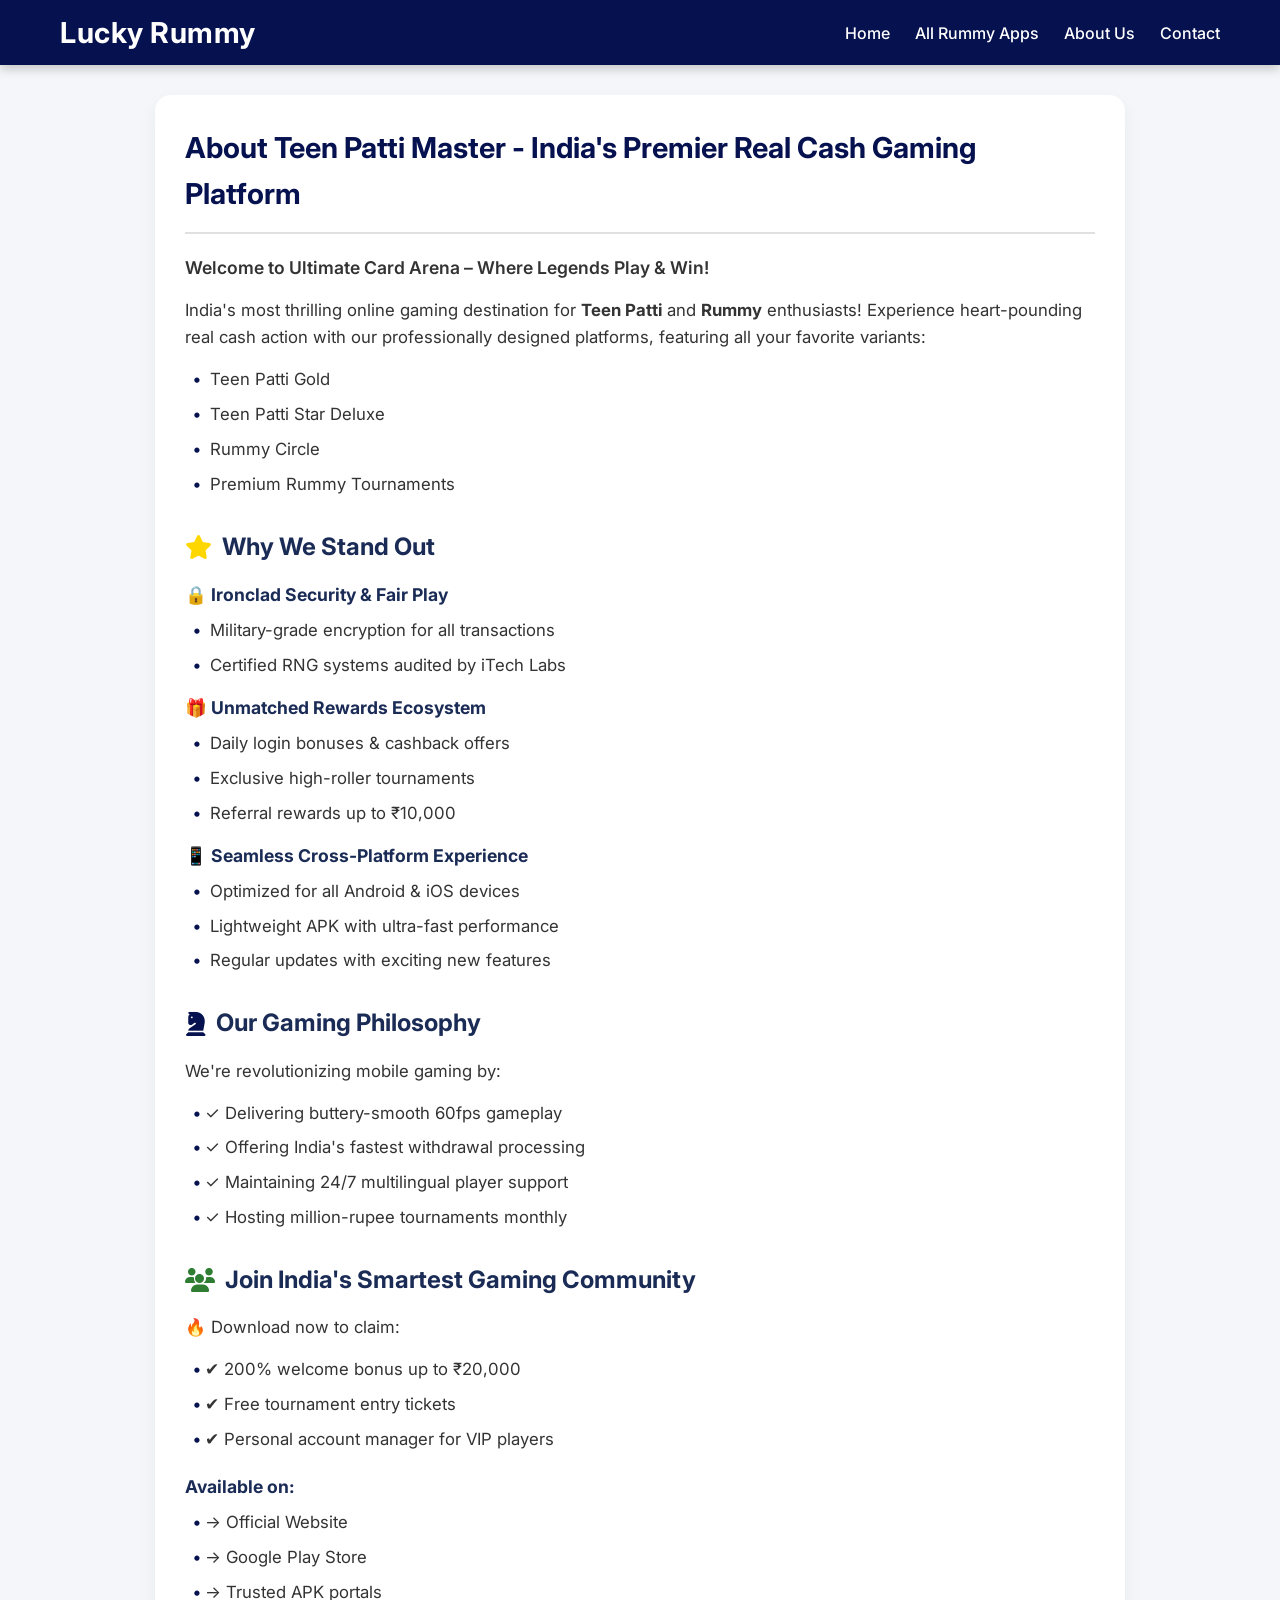
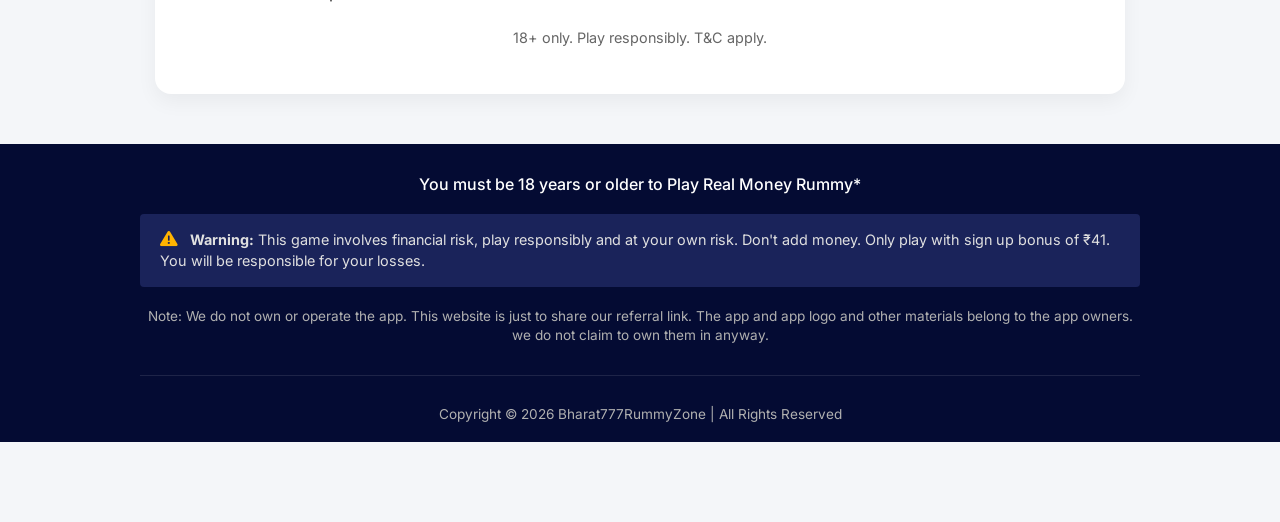
<file: about.html>
<!DOCTYPE html>
<html lang="en">

<head>
    <meta charset="UTF-8">
    <meta name="viewport" content="width=device-width, initial-scale=1.0">
    <title>About Us - RummyZone</title>
    <link rel="stylesheet" href="style.css">
    <!-- FontAwesome for icons -->
    <link rel="stylesheet" href="https://cdnjs.cloudflare.com/ajax/libs/font-awesome/6.4.0/css/all.min.css">
    <link href="https://fonts.googleapis.com/css2?family=Inter:wght@400;500;600;700&display=swap" rel="stylesheet">
</head>

<body>

    <!-- Navbar -->
    <nav class="navbar">
        <div class="nav-container">
            <h1 class="logo">Lucky Rummy</h1>
            <ul class="nav-links">
                <li><a href="index.html">Home</a></li>
                <li><a href="all-apps.html">All Rummy Apps</a></li>
                <li><a href="about.html">About Us</a></li>
                <li><a href="contact.html">Contact</a></li>
            </ul>
        </div>
    </nav>

    <!-- Main Content -->
    <main class="main-content" style="max-width: 1000px;">

        <div class="text-card" style="margin-top: 20px;">
            <h2
                style="color: var(--primary-blue); font-size: 1.8rem; margin-bottom: 15px; border-bottom: 2px solid #e0e0e0; padding-bottom: 15px;">
                About Teen Patti Master - India's Premier Real Cash Gaming Platform</h2>

            <p style="font-weight: 600; font-size: 1.1rem; color: var(--text-main); margin-top: 20px;">Welcome to
                Ultimate Card Arena – Where Legends Play & Win!</p>

            <p>India's most thrilling online gaming destination for <strong>Teen Patti</strong> and
                <strong>Rummy</strong> enthusiasts! Experience heart-pounding real cash action with our professionally
                designed platforms, featuring all your favorite variants:</p>

            <ul>
                <li>Teen Patti Gold</li>
                <li>Teen Patti Star Deluxe</li>
                <li>Rummy Circle</li>
                <li>Premium Rummy Tournaments</li>
            </ul>

            <h3 style="font-size: 1.5rem; margin-top: 30px;"><i class="fa-solid fa-star"
                    style="color:var(--accent-yellow);"></i> Why We Stand Out</h3>

            <h4 style="color: var(--secondary-blue); font-size: 1.1rem; margin-top: 15px; margin-bottom: 8px;">🔒
                Ironclad Security & Fair Play</h4>
            <ul style="margin-bottom: 15px;">
                <li>Military-grade encryption for all transactions</li>
                <li>Certified RNG systems audited by iTech Labs</li>
            </ul>

            <h4 style="color: var(--secondary-blue); font-size: 1.1rem; margin-top: 15px; margin-bottom: 8px;">🎁
                Unmatched Rewards Ecosystem</h4>
            <ul style="margin-bottom: 15px;">
                <li>Daily login bonuses & cashback offers</li>
                <li>Exclusive high-roller tournaments</li>
                <li>Referral rewards up to ₹10,000</li>
            </ul>

            <h4 style="color: var(--secondary-blue); font-size: 1.1rem; margin-top: 15px; margin-bottom: 8px;">📱
                Seamless Cross-Platform Experience</h4>
            <ul style="margin-bottom: 15px;">
                <li>Optimized for all Android & iOS devices</li>
                <li>Lightweight APK with ultra-fast performance</li>
                <li>Regular updates with exciting new features</li>
            </ul>

            <h3 style="font-size: 1.5rem; margin-top: 30px;"><i class="fa-solid fa-chess-knight"
                    style="color:var(--primary-blue);"></i> Our Gaming Philosophy</h3>
            <p>We're revolutionizing mobile gaming by:</p>
            <ul style="list-style: none;">
                <li style="padding-left: 20px;">✓ Delivering buttery-smooth 60fps gameplay</li>
                <li style="padding-left: 20px;">✓ Offering India's fastest withdrawal processing</li>
                <li style="padding-left: 20px;">✓ Maintaining 24/7 multilingual player support</li>
                <li style="padding-left: 20px;">✓ Hosting million-rupee tournaments monthly</li>
            </ul>

            <h3 style="font-size: 1.5rem; margin-top: 30px;"><i class="fa-solid fa-users"
                    style="color:var(--accent-green);"></i> Join India's Smartest Gaming Community</h3>
            <p>🔥 Download now to claim:</p>
            <ul style="list-style: none;">
                <li style="padding-left: 20px;">✔ 200% welcome bonus up to ₹20,000</li>
                <li style="padding-left: 20px;">✔ Free tournament entry tickets</li>
                <li style="padding-left: 20px;">✔ Personal account manager for VIP players</li>
            </ul>

            <h4 style="color: var(--secondary-blue); font-size: 1.1rem; margin-top: 20px; margin-bottom: 8px;">Available
                on:</h4>
            <ul style="list-style: none;">
                <li style="padding-left: 20px;">→ Official Website</li>
                <li style="padding-left: 20px;">→ Google Play Store</li>
                <li style="padding-left: 20px;">→ Trusted APK portals</li>
            </ul>



            <p style="font-size: 0.9rem; color: var(--text-muted); margin-top: 20px; text-align:center;">18+ only. Play
                responsibly. T&C apply.</p>
        </div>
    </main>

    <!-- Footer -->
    <footer class="site-footer">
        <div class="footer-container">
            <div class="footer-age-limit">
                You must be 18 years or older to Play Real Money Rummy*
            </div>
            <div class="footer-warning-box">
                <i class="fa-solid fa-triangle-exclamation"></i> <strong>Warning:</strong> This game involves financial
                risk, play responsibly and at your own risk. Don't add money. Only play with sign up bonus of ₹41. You
                will be responsible for your losses.
            </div>
            <div class="footer-note">
                Note: We do not own or operate the app. This website is just to share our referral link. The app and app
                logo and other materials belong to the app owners. we do not claim to own them in anyway.
            </div>
            <hr class="footer-divider">
            <div class="footer-copyright">
                Copyright © 2026 Bharat777RummyZone | All Rights Reserved
            </div>
        </div>
    </footer>

    <script src="script.js"></script>
</body>

</html>
</file>
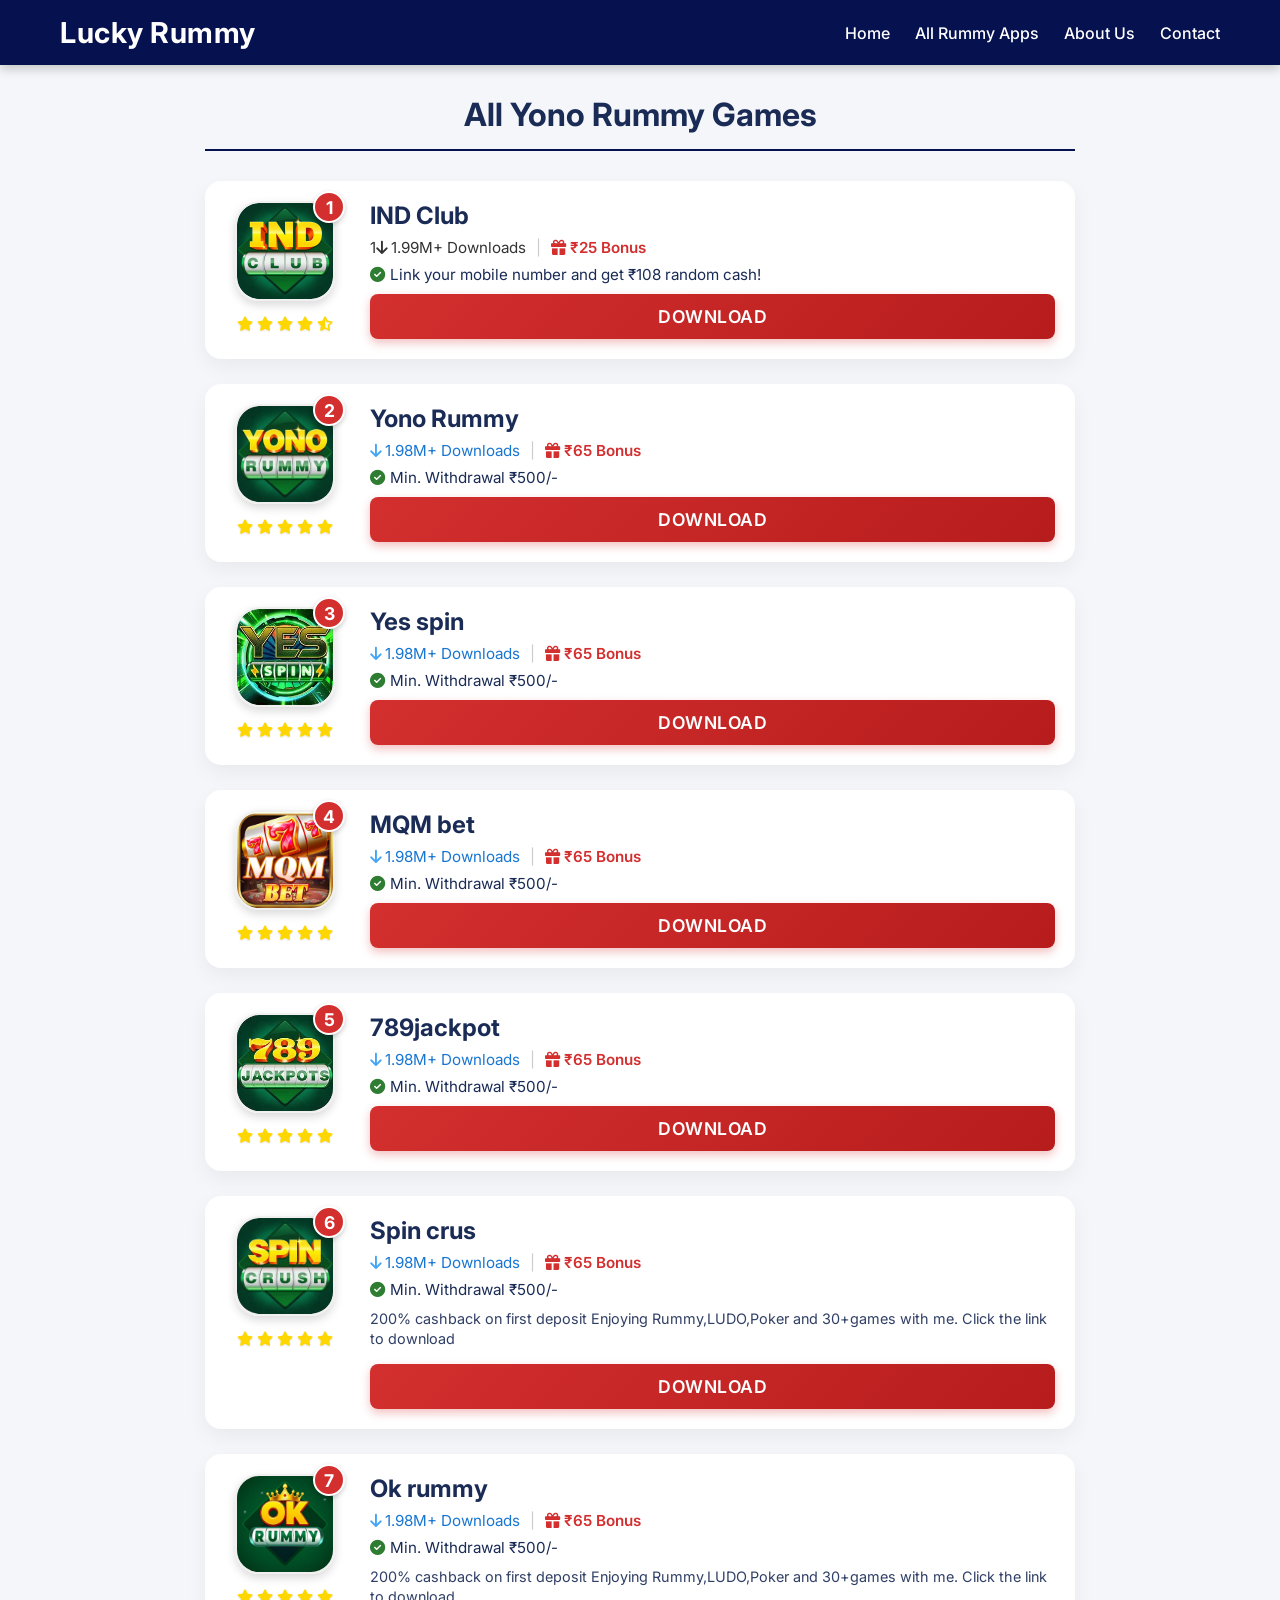
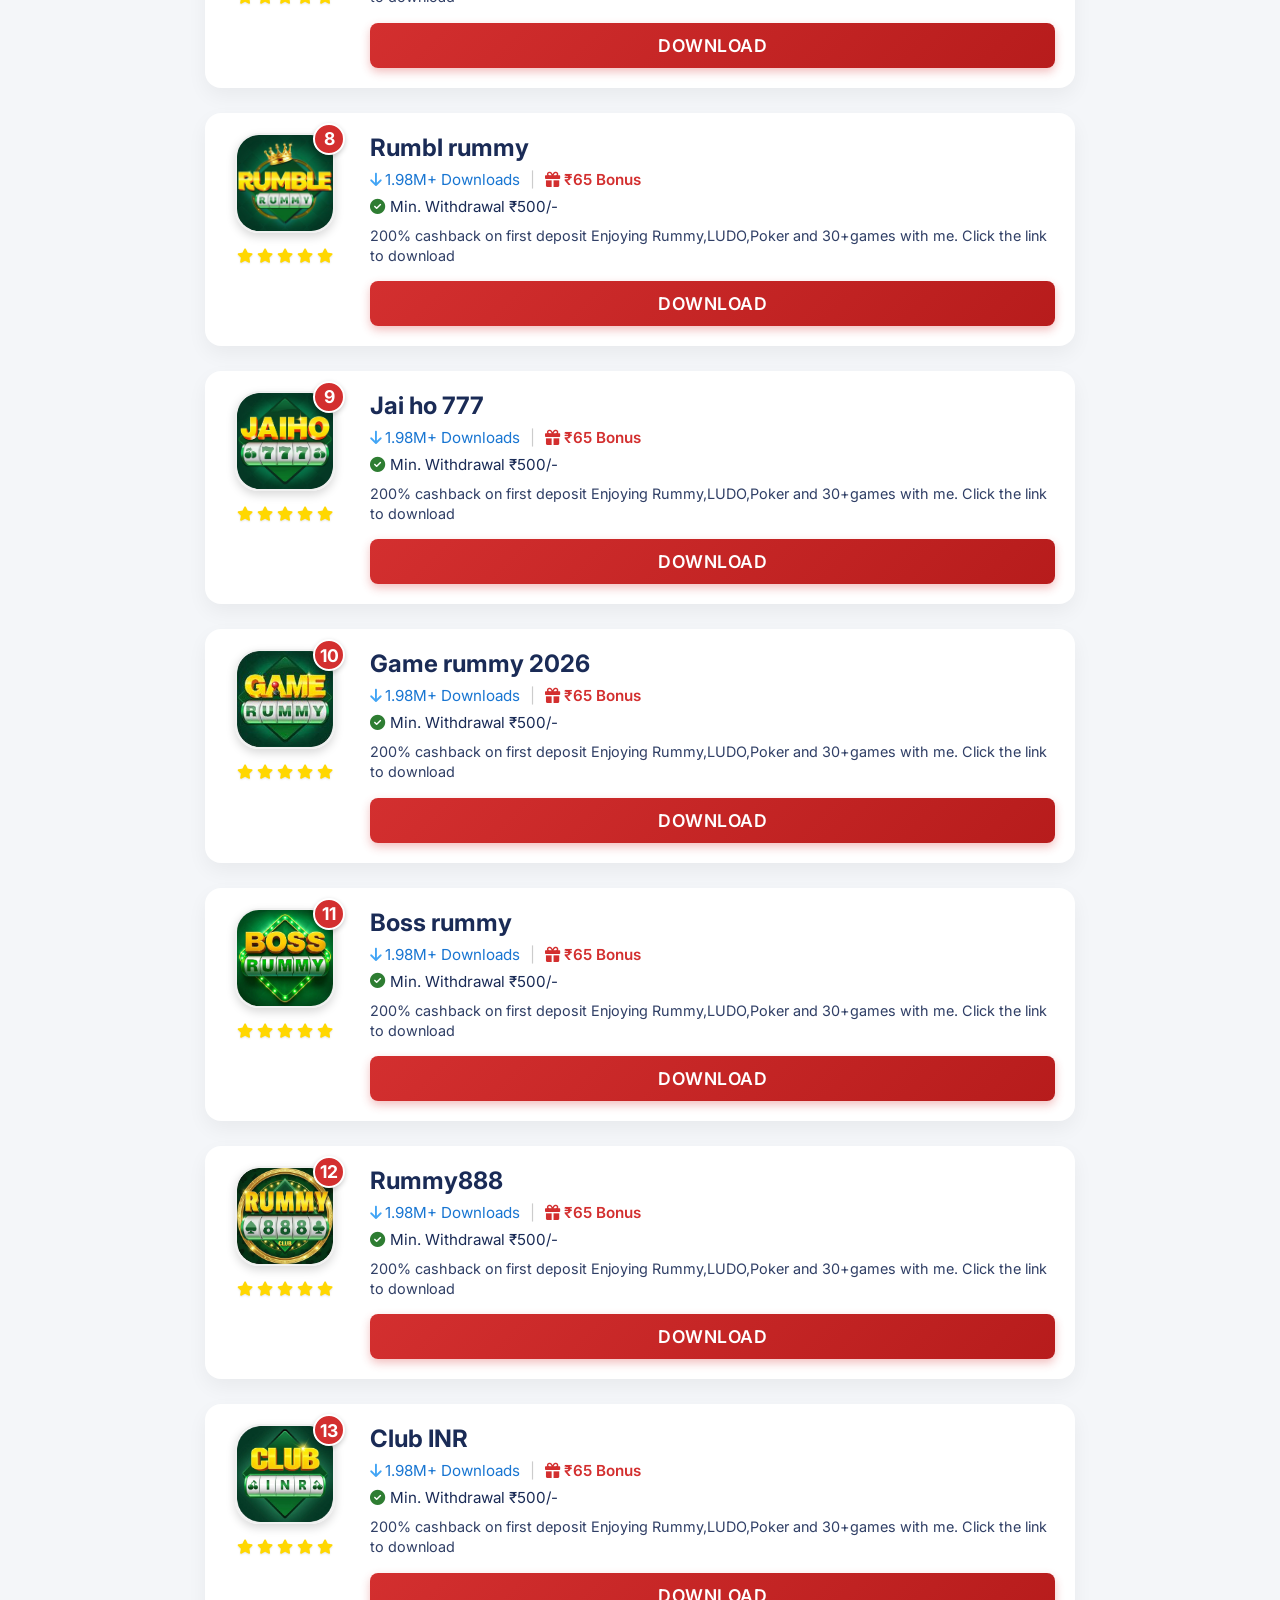
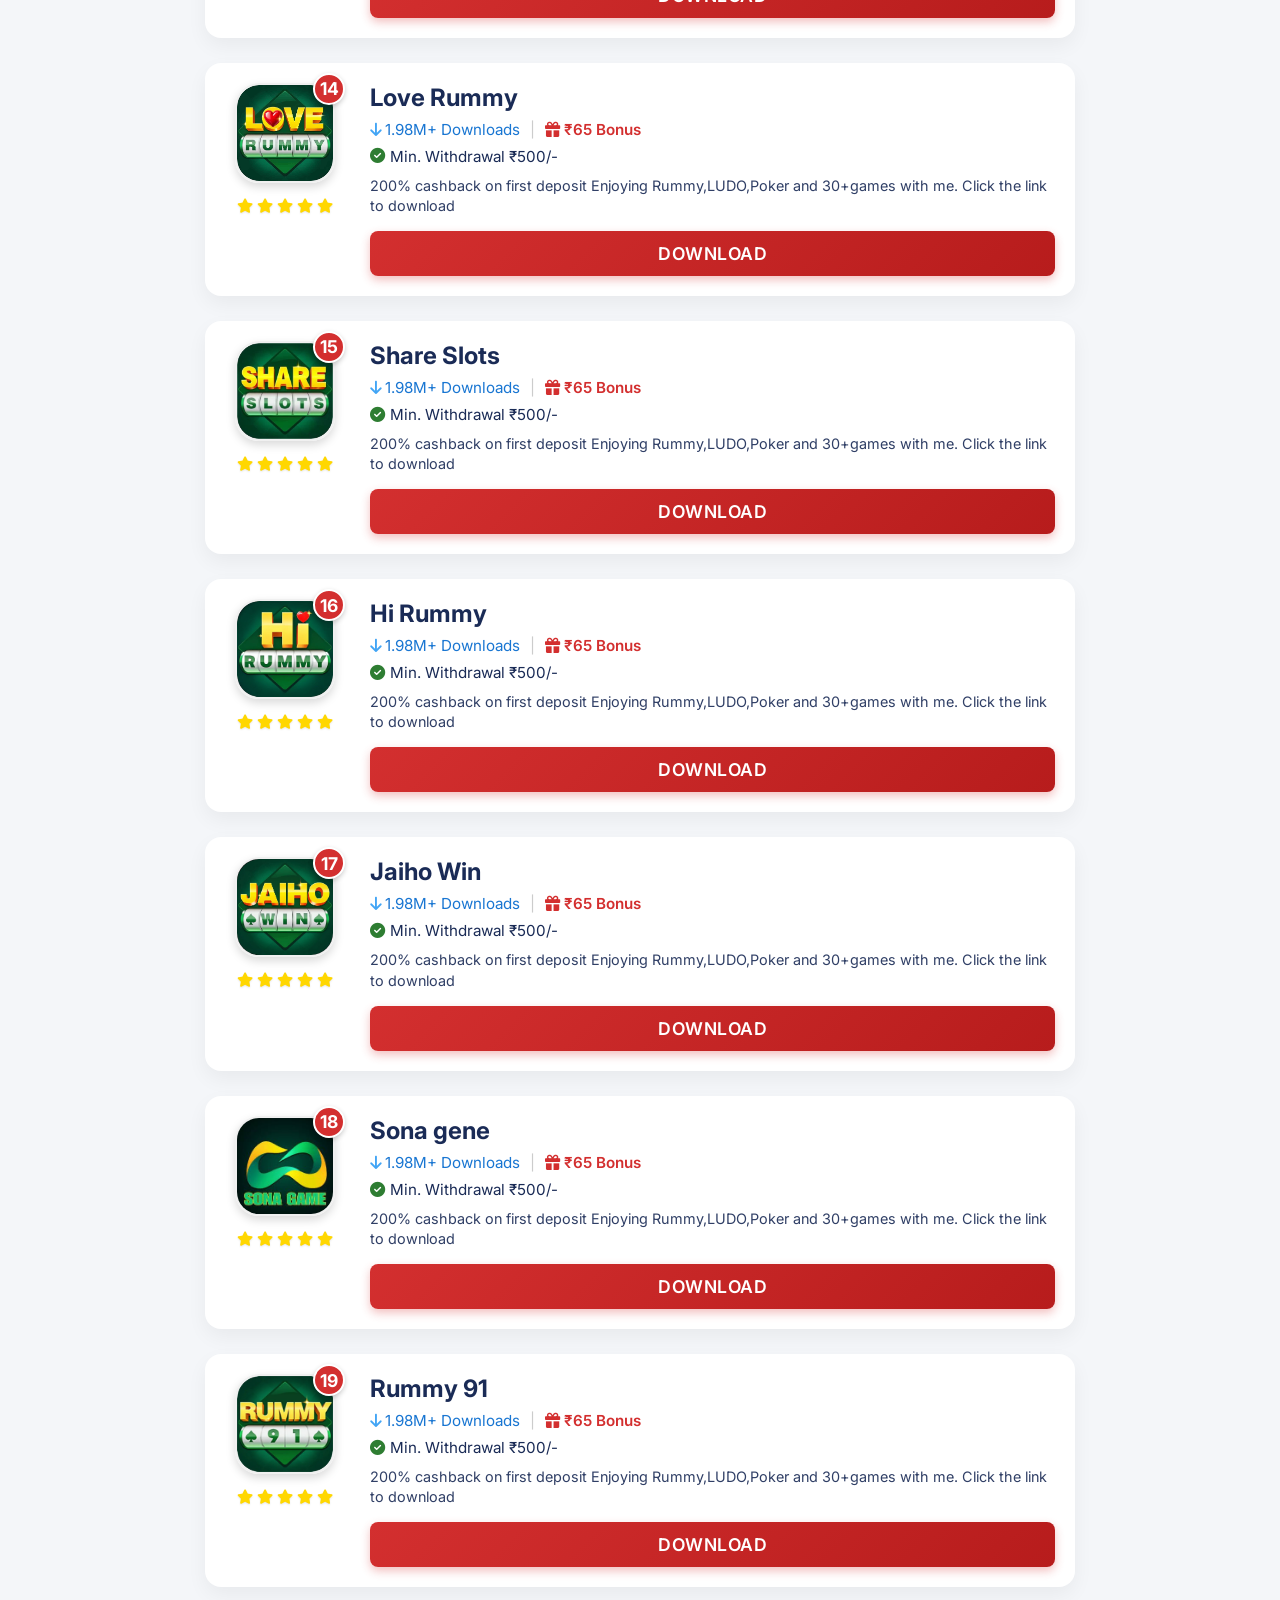
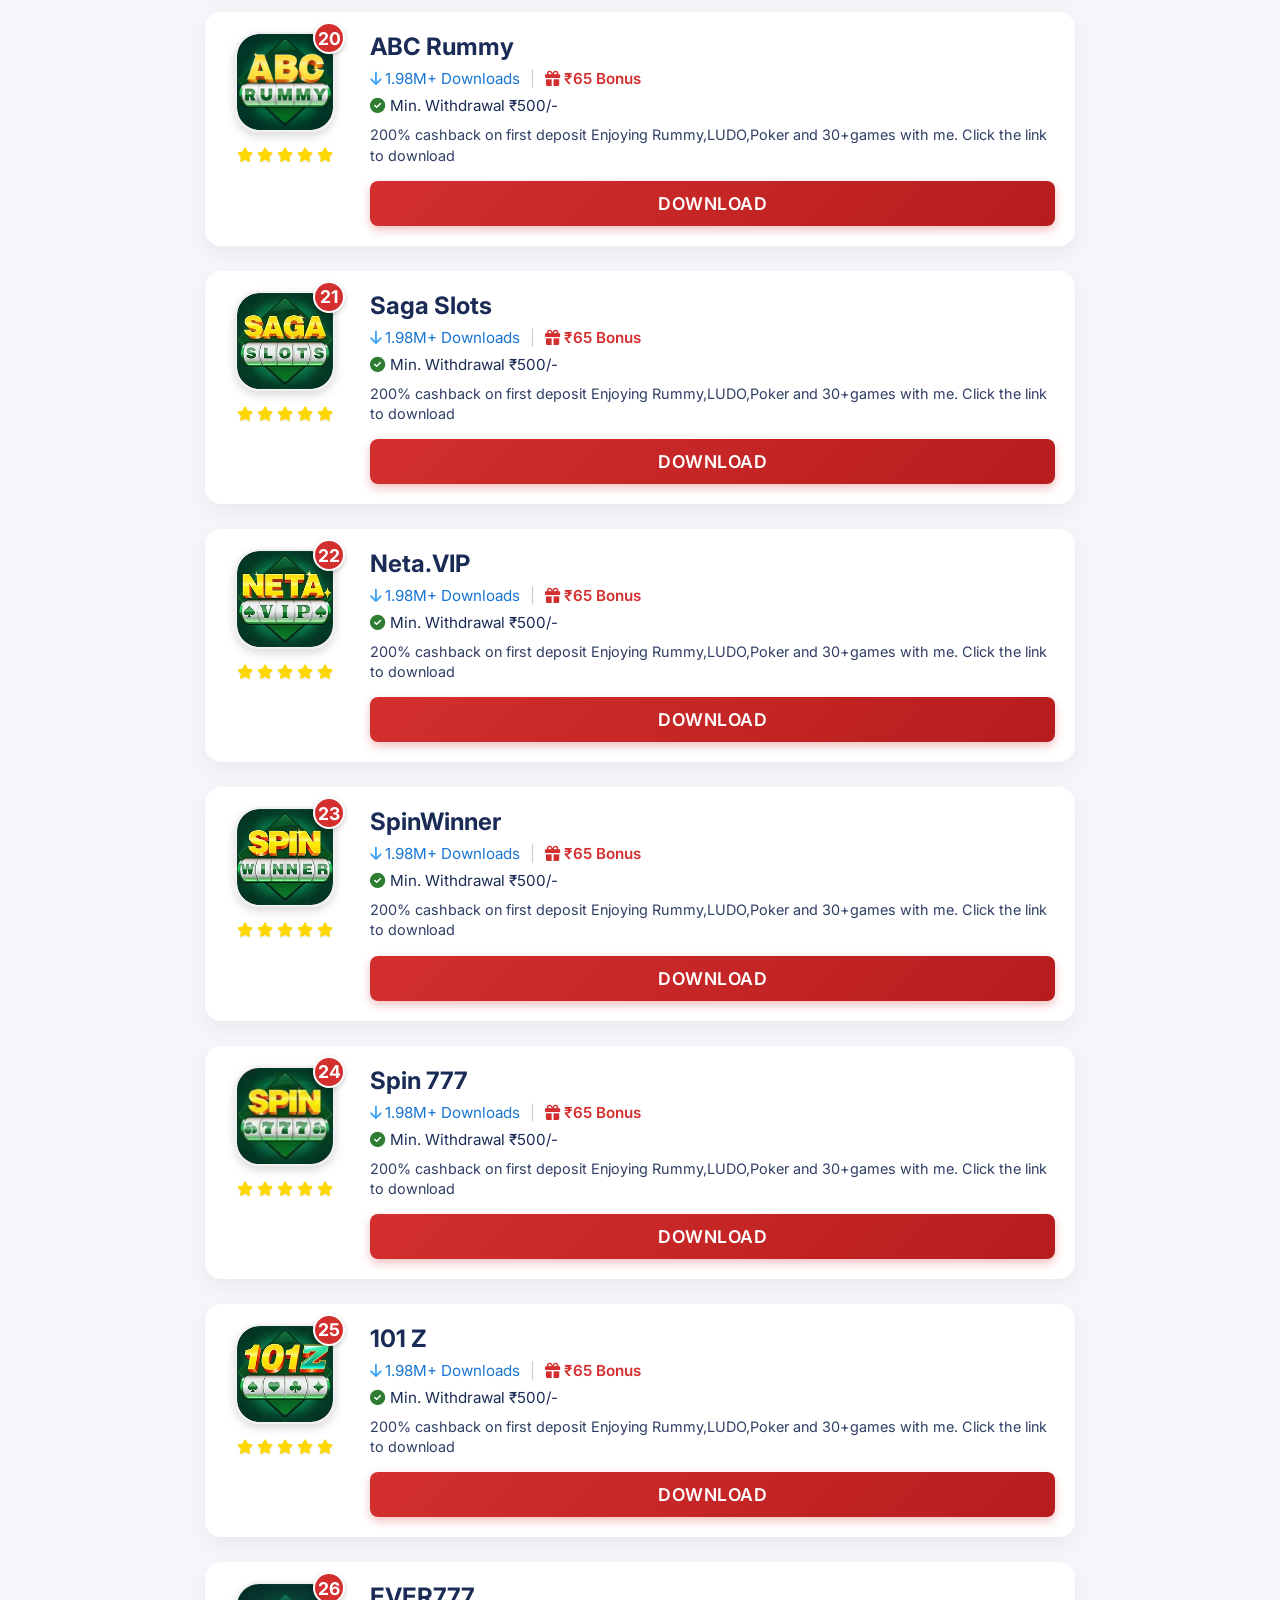
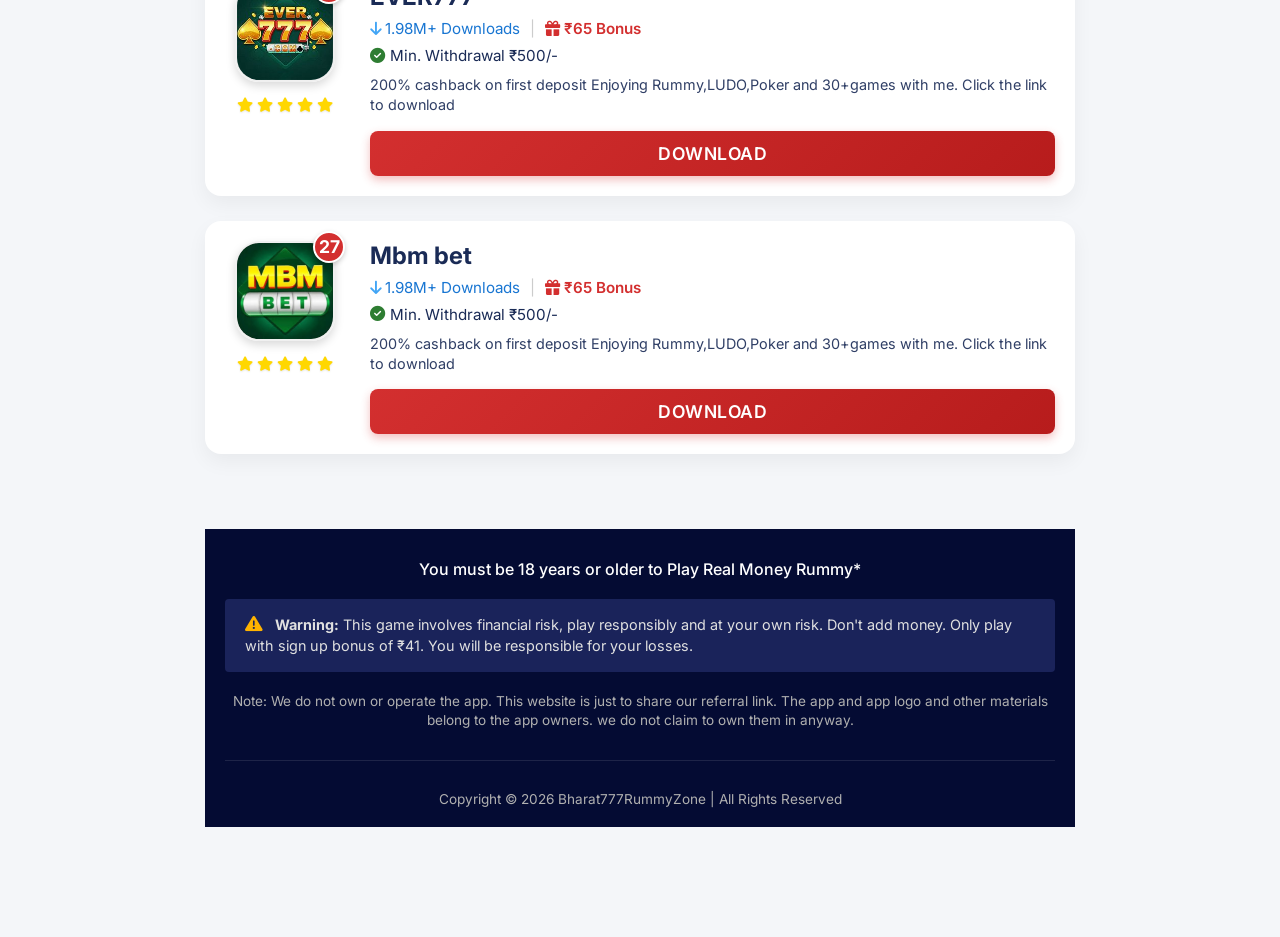
<file: all-apps.html>
<!DOCTYPE html>
<html lang="en">
<head>
    <meta charset="UTF-8">
    <meta name="viewport" content="width=device-width, initial-scale=1.0">
    <title>All Rummy Apps - RummyZone</title>
    <link rel="stylesheet" href="style.css">
    <!-- FontAwesome for icons -->
    <link rel="stylesheet" href="https://cdnjs.cloudflare.com/ajax/libs/font-awesome/6.4.0/css/all.min.css">
    <link href="https://fonts.googleapis.com/css2?family=Inter:wght@400;500;600;700&display=swap" rel="stylesheet">
</head>
<body>

    <!-- Navbar -->
    <nav class="navbar">
        <div class="nav-container">
            <h1 class="logo">Lucky Rummy</h1>
            <ul class="nav-links">
                <li><a href="index.html">Home</a></li>
                <li><a href="all-apps.html">All Rummy Apps</a></li>
                <li><a href="about.html">About Us</a></li>
                <li><a href="contact.html">Contact</a></li>
            </ul>
        </div>
    </nav>
   <!-- Main Content -->
    <main class="main-content">
        <h2 class="section-title">All Yono Rummy Games</h2>

        <div class="cards-container">

            <!-- App Card 1 -->
            <div class="app-card">
                <div class="card-left">
                    <div class="icon-wrapper">
                        <span class="rank-badge">1</span>
                        <img src="images\WhatsApp Image 2026-04-18 at 9.36.50 AM.jpeg" alt="Rummy Meet Icon" class="app-icon">
                    </div>
                    <div class="stars">
                        <i class="fa-solid fa-star"></i>
                        <i class="fa-solid fa-star"></i>
                        <i class="fa-solid fa-star"></i>
                        <i class="fa-solid fa-star"></i>
                        <i class="fa-solid fa-star-half-stroke"></i>
                    </div>
                </div>
                <div class="card-right">
                    <h3 class="app-name">IND Club</h3>
                    <div class="app-stats">
                        <span rank-badge>1<i class="fa-solid fa-arrow-down"></i> 1.99M+ Downloads</span>
                        <span class="stat divider">|</span>
                        <span class="stat bonus"><i class="fa-solid fa-gift"></i> ₹25 Bonus</span>
                    </div>
                    <div class="app-withdrawal">
                        <i class="fa-solid fa-circle-check"></i> Link your mobile number and get ₹108 random cash!
                    </div>
                    <a href=" https://indclub30.com/?code=34UU9WSLUB6&t=1774683295" class="btn-download">Download</a>
                </div>
            </div>


            <!-- App Card 2 -->
            <div class="app-card">
                <div class="card-left">
                    <div class="icon-wrapper">
                        <span class="rank-badge">2</span>
                        <img src="images\image.png" alt="Teen Patti Boss Icon" class="app-icon">
                    </div>
                    <div class="stars">
                        <i class="fa-solid fa-star"></i>
                        <i class="fa-solid fa-star"></i>
                        <i class="fa-solid fa-star"></i>
                        <i class="fa-solid fa-star"></i>
                        <i class="fa-solid fa-star"></i>
                    </div>
                </div>
                <div class="card-right">
                    <h3 class="app-name">Yono Rummy</h3>
                    <div class="app-stats">
                        <span class="stat downloads"><i class="fa-solid fa-arrow-down"></i> 1.98M+ Downloads</span>
                        <span class="stat divider">|</span>
                        <span class="stat bonus"><i class="fa-solid fa-gift"></i> ₹65 Bonus</span>
                    </div>
                    <div class="app-withdrawal">
                        <i class="fa-solid fa-circle-check"></i> Min. Withdrawal ₹500/-
                    </div>
                  
                    <a href="https://yonorummy019.com/?code=FJ9BPXQPASB&t=1774682719" class="btn-download">Download</a>
                </div>
            </div>

          <!-- App Card 3 -->
            <div class="app-card">
                <div class="card-left">
                    <div class="icon-wrapper">
                        <span class="rank-badge">3</span>
                        <img src="images\sky1.jpeg" alt="Teen Patti Boss Icon" class="app-icon">
                    </div>
                    <div class="stars">
                        <i class="fa-solid fa-star"></i>
                        <i class="fa-solid fa-star"></i>
                        <i class="fa-solid fa-star"></i>
                        <i class="fa-solid fa-star"></i>
                        <i class="fa-solid fa-star"></i>
                    </div>
                </div>
                <div class="card-right">
                    <h3 class="app-name">Yes spin</h3>
                    <div class="app-stats">
                        <span class="stat downloads"><i class="fa-solid fa-arrow-down"></i> 1.98M+ Downloads</span>
                        <span class="stat divider">|</span>
                        <span class="stat bonus"><i class="fa-solid fa-gift"></i> ₹65 Bonus</span>
                    </div>
                    <div class="app-withdrawal">
                        <i class="fa-solid fa-circle-check"></i> Min. Withdrawal ₹500/-
                    </div>
                   
                    <a href="https://www.yesspinhhh.com/?code=7GPYC7N1KJ4&t=1774682824" class="btn-download">Download</a>
                </div>
            </div>


          <!-- App Card 4 -->
            <div class="app-card">
                <div class="card-left">
                    <div class="icon-wrapper">
                        <span class="rank-badge">4</span>
                        <img src="images\WhatsApp Image 2026-04-18 at 9.32.38 AM.jpeg" alt="Teen Patti Boss Icon" class="app-icon">
                    </div>
                    <div class="stars">
                        <i class="fa-solid fa-star"></i>
                        <i class="fa-solid fa-star"></i>
                        <i class="fa-solid fa-star"></i>
                        <i class="fa-solid fa-star"></i>
                        <i class="fa-solid fa-star"></i>
                    </div>
                </div>
                <div class="card-right">
                    <h3 class="app-name">MQM bet</h3>
                    <div class="app-stats">
                        <span class="stat downloads"><i class="fa-solid fa-arrow-down"></i> 1.98M+ Downloads</span>
                        <span class="stat divider">|</span>
                        <span class="stat bonus"><i class="fa-solid fa-gift"></i> ₹65 Bonus</span>
                    </div>
                    <div class="app-withdrawal">
                        <i class="fa-solid fa-circle-check"></i> Min. Withdrawal ₹500/-
                    </div>
                  
                    <a href="https://mqmshare.com?pid=476094426&pkg=com.mqm.bet" class="btn-download">Download</a>
                </div>
            </div>

          <!-- App Card 5 -->
            <div class="app-card">
                <div class="card-left">
                    <div class="icon-wrapper">
                        <span class="rank-badge">5</span>
                        <img src="images\WhatsApp Image 2026-04-18 at 9.40.39 AM.jpeg" alt="Teen Patti Boss Icon" class="app-icon">
                    </div>
                    <div class="stars">
                        <i class="fa-solid fa-star"></i>
                        <i class="fa-solid fa-star"></i>
                        <i class="fa-solid fa-star"></i>
                        <i class="fa-solid fa-star"></i>
                        <i class="fa-solid fa-star"></i>
                    </div>
                </div>
                <div class="card-right">
                    <h3 class="app-name">789jackpot</h3>
                    <div class="app-stats">
                        <span class="stat downloads"><i class="fa-solid fa-arrow-down"></i> 1.98M+ Downloads</span>
                        <span class="stat divider">|</span>
                        <span class="stat bonus"><i class="fa-solid fa-gift"></i> ₹65 Bonus</span>
                    </div>
                    <div class="app-withdrawal">
                        <i class="fa-solid fa-circle-check"></i> Min. Withdrawal ₹500/-
                    </div>
                  
                    <a href="https://789jackpots789.top/?code=XPZ5FS12Q26&t=1774683500" class="btn-download">Download</a>
                </div>
            </div>



          <!-- App Card 6 -->
            <div class="app-card">
                <div class="card-left">
                    <div class="icon-wrapper">
                        <span class="rank-badge">6</span>
                        <img src="images\WhatsApp Image 2026-04-07 at 11.18.59 AM.jpeg" alt="Teen Patti Boss Icon" class="app-icon">
                    </div>
                    <div class="stars">
                        <i class="fa-solid fa-star"></i>
                        <i class="fa-solid fa-star"></i>
                        <i class="fa-solid fa-star"></i>
                        <i class="fa-solid fa-star"></i>
                        <i class="fa-solid fa-star"></i>
                    </div>
                </div>
                <div class="card-right">
                    <h3 class="app-name">Spin crus</h3>
                    <div class="app-stats">
                        <span class="stat downloads"><i class="fa-solid fa-arrow-down"></i> 1.98M+ Downloads</span>
                        <span class="stat divider">|</span>
                        <span class="stat bonus"><i class="fa-solid fa-gift"></i> ₹65 Bonus</span>
                    </div>
                    <div class="app-withdrawal">
                        <i class="fa-solid fa-circle-check"></i> Min. Withdrawal ₹500/-
                    </div>
                    <p class="app-desc"> 200% cashback on first deposit 
 Enjoying Rummy,LUDO,Poker and 30+games with me. Click the link to download</p>
                    <a href="https://2shisgjsqawwhsagui7c.Safelyearnmillionsbysharingonepersonaqfxzqyfw.com/?code=3D7V75Z38JB&t=1774683065" class="btn-download">Download</a>
                </div>
            </div>


            
          <!-- App Card 7 -->
            <div class="app-card">
                <div class="card-left">
                    <div class="icon-wrapper">
                        <span class="rank-badge">7</span>
                        <img src="images\WhatsApp Image 2026-04-18 at 9.41.26 AM.jpeg" alt="Teen Patti Boss Icon" class="app-icon">
                    </div>
                    <div class="stars">
                        <i class="fa-solid fa-star"></i>
                        <i class="fa-solid fa-star"></i>
                        <i class="fa-solid fa-star"></i>
                        <i class="fa-solid fa-star"></i>
                        <i class="fa-solid fa-star"></i>
                    </div>
                </div>
                <div class="card-right">
                    <h3 class="app-name">Ok rummy</h3>
                    <div class="app-stats">
                        <span class="stat downloads"><i class="fa-solid fa-arrow-down"></i> 1.98M+ Downloads</span>
                        <span class="stat divider">|</span>
                        <span class="stat bonus"><i class="fa-solid fa-gift"></i> ₹65 Bonus</span>
                    </div>
                    <div class="app-withdrawal">
                        <i class="fa-solid fa-circle-check"></i> Min. Withdrawal ₹500/-
                    </div>
                    <p class="app-desc"> 200% cashback on first deposit 
 Enjoying Rummy,LUDO,Poker and 30+games with me. Click the link to download</p>
                    <a href=" https://www.okrummy23.com/?code=27B7NV76SJR&t=1774683571" class="btn-download">Download</a>
                </div>
            </div>


            
          <!-- App Card 8 -->
            <div class="app-card">
                <div class="card-left">
                    <div class="icon-wrapper">
                        <span class="rank-badge">8</span>
                        <img src="images\WhatsApp Image 2026-04-18 at 9.42.30 AM.jpeg" alt="Teen Patti Boss Icon" class="app-icon">
                    </div>
                    <div class="stars">
                        <i class="fa-solid fa-star"></i>
                        <i class="fa-solid fa-star"></i>
                        <i class="fa-solid fa-star"></i>
                        <i class="fa-solid fa-star"></i>
                        <i class="fa-solid fa-star"></i>
                    </div>
                </div>
                <div class="card-right">
                    <h3 class="app-name">Rumbl rummy</h3>
                    <div class="app-stats">
                        <span class="stat downloads"><i class="fa-solid fa-arrow-down"></i> 1.98M+ Downloads</span>
                        <span class="stat divider">|</span>
                        <span class="stat bonus"><i class="fa-solid fa-gift"></i> ₹65 Bonus</span>
                    </div>
                    <div class="app-withdrawal">
                        <i class="fa-solid fa-circle-check"></i> Min. Withdrawal ₹500/-
                    </div>
                    <p class="app-desc"> 200% cashback on first deposit 
 Enjoying Rummy,LUDO,Poker and 30+games with me. Click the link to download</p>
                    <a href="https://www.rumblerummyofficial.info/?code=RS33481BM69&t=1774683599" class="btn-download">Download</a>
                </div>
            </div>


            
          <!-- App Card 9 -->
            <div class="app-card">
                <div class="card-left">
                    <div class="icon-wrapper">
                        <span class="rank-badge">9</span>
                        <img src="images\WhatsApp Image 2026-04-18 at 9.43.31 AM.jpeg" alt="Teen Patti Boss Icon" class="app-icon">
                    </div>
                    <div class="stars">
                        <i class="fa-solid fa-star"></i>
                        <i class="fa-solid fa-star"></i>
                        <i class="fa-solid fa-star"></i>
                        <i class="fa-solid fa-star"></i>
                        <i class="fa-solid fa-star"></i>
                    </div>
                </div>
                <div class="card-right">
                    <h3 class="app-name">Jai ho 777</h3>
                    <div class="app-stats">
                        <span class="stat downloads"><i class="fa-solid fa-arrow-down"></i> 1.98M+ Downloads</span>
                        <span class="stat divider">|</span>
                        <span class="stat bonus"><i class="fa-solid fa-gift"></i> ₹65 Bonus</span>
                    </div>
                    <div class="app-withdrawal">
                        <i class="fa-solid fa-circle-check"></i> Min. Withdrawal ₹500/-
                    </div>
                    <p class="app-desc"> 200% cashback on first deposit 
 Enjoying Rummy,LUDO,Poker and 30+games with me. Click the link to download</p>
                    <a href=" https://www.jaiho77707.com/?code=GC23APDC7FH&t=1774683711" class="btn-download">Download</a>
                </div>
            </div>


            
          <!-- App Card 10 -->
            <div class="app-card">
                <div class="card-left">
                    <div class="icon-wrapper">
                        <span class="rank-badge">10</span>
                        <img src="images\WhatsApp Image 2026-04-18 at 9.45.12 AM.jpeg" alt="Teen Patti Boss Icon" class="app-icon">
                    </div>
                    <div class="stars">
                        <i class="fa-solid fa-star"></i>
                        <i class="fa-solid fa-star"></i>
                        <i class="fa-solid fa-star"></i>
                        <i class="fa-solid fa-star"></i>
                        <i class="fa-solid fa-star"></i>
                    </div>
                </div>
                <div class="card-right">
                    <h3 class="app-name">Game rummy 2026</h3>
                    <div class="app-stats">
                        <span class="stat downloads"><i class="fa-solid fa-arrow-down"></i> 1.98M+ Downloads</span>
                        <span class="stat divider">|</span>
                        <span class="stat bonus"><i class="fa-solid fa-gift"></i> ₹65 Bonus</span>
                    </div>
                    <div class="app-withdrawal">
                        <i class="fa-solid fa-circle-check"></i> Min. Withdrawal ₹500/-
                    </div>
                    <p class="app-desc"> 200% cashback on first deposit 
 Enjoying Rummy,LUDO,Poker and 30+games with me. Click the link to download</p>
                    <a href="https://gamerummyc.com/?code=Q6W2XMH7756&t=1774683805" class="btn-download">Download</a>
                </div>
            </div>


            
          <!-- App Card 11 -->
            <div class="app-card">
                <div class="card-left">
                    <div class="icon-wrapper">
                        <span class="rank-badge">11</span>
                        <img src="images\WhatsApp Image 2026-04-18 at 9.46.13 AM.jpeg" alt="Teen Patti Boss Icon" class="app-icon">
                    </div>
                    <div class="stars">
                        <i class="fa-solid fa-star"></i>
                        <i class="fa-solid fa-star"></i>
                        <i class="fa-solid fa-star"></i>
                        <i class="fa-solid fa-star"></i>
                        <i class="fa-solid fa-star"></i>
                    </div>
                </div>
                <div class="card-right">
                    <h3 class="app-name">Boss rummy </h3>
                    <div class="app-stats">
                        <span class="stat downloads"><i class="fa-solid fa-arrow-down"></i> 1.98M+ Downloads</span>
                        <span class="stat divider">|</span>
                        <span class="stat bonus"><i class="fa-solid fa-gift"></i> ₹65 Bonus</span>
                    </div>
                    <div class="app-withdrawal">
                        <i class="fa-solid fa-circle-check"></i> Min. Withdrawal ₹500/-
                    </div>
                    <p class="app-desc"> 200% cashback on first deposit 
 Enjoying Rummy,LUDO,Poker and 30+games with me. Click the link to download</p>
                    <a href=" https://www.bossrummya.com/?code=LSHFZFLWZL5&t=1774683867" class="btn-download">Download</a>
                </div>
            </div>


            
          <!-- App Card 12 -->
            <div class="app-card">
                <div class="card-left">
                    <div class="icon-wrapper">
                        <span class="rank-badge">12</span>
                        <img src="images\WhatsApp Image 2026-04-18 at 9.48.47 AM.jpeg" alt="Teen Patti Boss Icon" class="app-icon">
                    </div>
                    <div class="stars">
                        <i class="fa-solid fa-star"></i>
                        <i class="fa-solid fa-star"></i>
                        <i class="fa-solid fa-star"></i>
                        <i class="fa-solid fa-star"></i>
                        <i class="fa-solid fa-star"></i>
                    </div>
                </div>
                <div class="card-right">
                    <h3 class="app-name">Rummy888</h3>
                    <div class="app-stats">
                        <span class="stat downloads"><i class="fa-solid fa-arrow-down"></i> 1.98M+ Downloads</span>
                        <span class="stat divider">|</span>
                        <span class="stat bonus"><i class="fa-solid fa-gift"></i> ₹65 Bonus</span>
                    </div>
                    <div class="app-withdrawal">
                        <i class="fa-solid fa-circle-check"></i> Min. Withdrawal ₹500/-
                    </div>
                    <p class="app-desc"> 200% cashback on first deposit 
 Enjoying Rummy,LUDO,Poker and 30+games with me. Click the link to download</p>
                    <a href=" https://rummy888vip46.com/?code=TPUSGEGBMBH&t=1774684166" class="btn-download">Download</a>
                </div>
            </div>


            
          <!-- App Card 13 -->
            <div class="app-card">
                <div class="card-left">
                    <div class="icon-wrapper">
                        <span class="rank-badge">13</span>
                        <img src="images\WhatsApp Image 2026-04-18 at 10.05.52 AM.jpeg" alt="Teen Patti Boss Icon" class="app-icon">
                    </div>
                    <div class="stars">
                        <i class="fa-solid fa-star"></i>
                        <i class="fa-solid fa-star"></i>
                        <i class="fa-solid fa-star"></i>
                        <i class="fa-solid fa-star"></i>
                        <i class="fa-solid fa-star"></i>
                    </div>
                </div>
                <div class="card-right">
                    <h3 class="app-name">Club INR</h3>
                    <div class="app-stats">
                        <span class="stat downloads"><i class="fa-solid fa-arrow-down"></i> 1.98M+ Downloads</span>
                        <span class="stat divider">|</span>
                        <span class="stat bonus"><i class="fa-solid fa-gift"></i> ₹65 Bonus</span>
                    </div>
                    <div class="app-withdrawal">
                        <i class="fa-solid fa-circle-check"></i> Min. Withdrawal ₹500/-
                    </div>
                    <p class="app-desc"> 200% cashback on first deposit 
 Enjoying Rummy,LUDO,Poker and 30+games with me. Click the link to download</p>
                    <a href="https://www.clubinr.in/?code=9VC6E66K86V&t=1774694968" class="btn-download">Download</a>
                </div>
            </div>


            
          <!-- App Card 14 -->
            <div class="app-card">
                <div class="card-left">
                    <div class="icon-wrapper">
                        <span class="rank-badge">14</span>
                        <img src="images\WhatsApp Image 2026-04-18 at 10.06.37 AM.jpeg" alt="Teen Patti Boss Icon" class="app-icon">
                    </div>
                    <div class="stars">
                        <i class="fa-solid fa-star"></i>
                        <i class="fa-solid fa-star"></i>
                        <i class="fa-solid fa-star"></i>
                        <i class="fa-solid fa-star"></i>
                        <i class="fa-solid fa-star"></i>
                    </div>
                </div>
                <div class="card-right">
                    <h3 class="app-name">Love Rummy</h3>
                    <div class="app-stats">
                        <span class="stat downloads"><i class="fa-solid fa-arrow-down"></i> 1.98M+ Downloads</span>
                        <span class="stat divider">|</span>
                        <span class="stat bonus"><i class="fa-solid fa-gift"></i> ₹65 Bonus</span>
                    </div>
                    <div class="app-withdrawal">
                        <i class="fa-solid fa-circle-check"></i> Min. Withdrawal ₹500/-
                    </div>
                    <p class="app-desc"> 200% cashback on first deposit 
 Enjoying Rummy,LUDO,Poker and 30+games with me. Click the link to download</p>
                    <a href="https://www.loverummy6.com/?code=AFCDQP1TE9B&t=1774695213" class="btn-download">Download</a>
                </div>
            </div>


            
          <!-- App Card 15 -->
            <div class="app-card">
                <div class="card-left">
                    <div class="icon-wrapper">
                        <span class="rank-badge">15</span>
                        <img src="images\WhatsApp Image 2026-04-18 at 10.07.22 AM.jpeg" alt="Teen Patti Boss Icon" class="app-icon">
                    </div>
                    <div class="stars">
                        <i class="fa-solid fa-star"></i>
                        <i class="fa-solid fa-star"></i>
                        <i class="fa-solid fa-star"></i>
                        <i class="fa-solid fa-star"></i>
                        <i class="fa-solid fa-star"></i>
                    </div>
                </div>
                <div class="card-right">
                    <h3 class="app-name">Share Slots</h3>
                    <div class="app-stats">
                        <span class="stat downloads"><i class="fa-solid fa-arrow-down"></i> 1.98M+ Downloads</span>
                        <span class="stat divider">|</span>
                        <span class="stat bonus"><i class="fa-solid fa-gift"></i> ₹65 Bonus</span>
                    </div>
                    <div class="app-withdrawal">
                        <i class="fa-solid fa-circle-check"></i> Min. Withdrawal ₹500/-
                    </div>
                    <p class="app-desc"> 200% cashback on first deposit 
 Enjoying Rummy,LUDO,Poker and 30+games with me. Click the link to download</p>
                    <a href="https://share877.com/?code=GFVK4E5BCDE&t=1774695343" class="btn-download">Download</a>
                </div>
            </div>


            
          <!-- App Card 16 -->
            <div class="app-card">
                <div class="card-left">
                    <div class="icon-wrapper">
                        <span class="rank-badge">16</span>
                        <img src="images\WhatsApp Image 2026-04-18 at 10.08.54 AM.jpeg" alt="Teen Patti Boss Icon" class="app-icon">
                    </div>
                    <div class="stars">
                        <i class="fa-solid fa-star"></i>
                        <i class="fa-solid fa-star"></i>
                        <i class="fa-solid fa-star"></i>
                        <i class="fa-solid fa-star"></i>
                        <i class="fa-solid fa-star"></i>
                    </div>
                </div>
                <div class="card-right">
                    <h3 class="app-name">Hi Rummy</h3>
                    <div class="app-stats">
                        <span class="stat downloads"><i class="fa-solid fa-arrow-down"></i> 1.98M+ Downloads</span>
                        <span class="stat divider">|</span>
                        <span class="stat bonus"><i class="fa-solid fa-gift"></i> ₹65 Bonus</span>
                    </div>
                    <div class="app-withdrawal">
                        <i class="fa-solid fa-circle-check"></i> Min. Withdrawal ₹500/-
                    </div>
                    <p class="app-desc"> 200% cashback on first deposit 
 Enjoying Rummy,LUDO,Poker and 30+games with me. Click the link to download</p>
                    <a href="https://www.hirummy-agent.net/?code=RX3NZTXXTNH&t=1774695490" class="btn-download">Download</a>
                </div>
            </div>


            
          <!-- App Card 17 -->
            <div class="app-card">
                <div class="card-left">
                    <div class="icon-wrapper">
                        <span class="rank-badge">17</span>
                        <img src="images\WhatsApp Image 2026-04-18 at 10.09.56 AM.jpeg" alt="Teen Patti Boss Icon" class="app-icon">
                    </div>
                    <div class="stars">
                        <i class="fa-solid fa-star"></i>
                        <i class="fa-solid fa-star"></i>
                        <i class="fa-solid fa-star"></i>
                        <i class="fa-solid fa-star"></i>
                        <i class="fa-solid fa-star"></i>
                    </div>
                </div>
                <div class="card-right">
                    <h3 class="app-name">Jaiho Win</h3>
                    <div class="app-stats">
                        <span class="stat downloads"><i class="fa-solid fa-arrow-down"></i> 1.98M+ Downloads</span>
                        <span class="stat divider">|</span>
                        <span class="stat bonus"><i class="fa-solid fa-gift"></i> ₹65 Bonus</span>
                    </div>
                    <div class="app-withdrawal">
                        <i class="fa-solid fa-circle-check"></i> Min. Withdrawal ₹500/-
                    </div>
                    <p class="app-desc"> 200% cashback on first deposit 
 Enjoying Rummy,LUDO,Poker and 30+games with me. Click the link to download</p>
                    <a href="https://www.jaihowin12.com/?code=1XNBVBF7LMV&t=1774695561" class="btn-download">Download</a>
                </div>
            </div>


            
          <!-- App Card 18 -->
            <div class="app-card">
                <div class="card-left">
                    <div class="icon-wrapper">
                        <span class="rank-badge">18</span>
                        <img src="images\WhatsApp Image 2026-04-18 at 10.12.01 AM.jpeg" alt="Teen Patti Boss Icon" class="app-icon">
                    </div>
                    <div class="stars">
                        <i class="fa-solid fa-star"></i>
                        <i class="fa-solid fa-star"></i>
                        <i class="fa-solid fa-star"></i>
                        <i class="fa-solid fa-star"></i>
                        <i class="fa-solid fa-star"></i>
                    </div>
                </div>
                <div class="card-right">
                    <h3 class="app-name">Sona gene</h3>
                    <div class="app-stats">
                        <span class="stat downloads"><i class="fa-solid fa-arrow-down"></i> 1.98M+ Downloads</span>
                        <span class="stat divider">|</span>
                        <span class="stat bonus"><i class="fa-solid fa-gift"></i> ₹65 Bonus</span>
                    </div>
                    <div class="app-withdrawal">
                        <i class="fa-solid fa-circle-check"></i> Min. Withdrawal ₹500/-
                    </div>
                    <p class="app-desc"> 200% cashback on first deposit 
 Enjoying Rummy,LUDO,Poker and 30+games with me. Click the link to download</p>
                    <a href="https://google.betnanogame.com/99999/index.html?uid=2004564904542621697&type=1&invite=Ot9mO1" class="btn-download">Download</a>
                </div>
            </div>


            
          <!-- App Card 19 -->
            <div class="app-card">
                <div class="card-left">
                    <div class="icon-wrapper">
                        <span class="rank-badge">19</span>
                        <img src="images\WhatsApp Image 2026-04-18 at 10.32.45 AM.jpeg" alt="Teen Patti Boss Icon" class="app-icon">
                    </div>
                    <div class="stars">
                        <i class="fa-solid fa-star"></i>
                        <i class="fa-solid fa-star"></i>
                        <i class="fa-solid fa-star"></i>
                        <i class="fa-solid fa-star"></i>
                        <i class="fa-solid fa-star"></i>
                    </div>
                </div>
                <div class="card-right">
                    <h3 class="app-name">Rummy 91</h3>
                    <div class="app-stats">
                        <span class="stat downloads"><i class="fa-solid fa-arrow-down"></i> 1.98M+ Downloads</span>
                        <span class="stat divider">|</span>
                        <span class="stat bonus"><i class="fa-solid fa-gift"></i> ₹65 Bonus</span>
                    </div>
                    <div class="app-withdrawal">
                        <i class="fa-solid fa-circle-check"></i> Min. Withdrawal ₹500/-
                    </div>
                    <p class="app-desc"> 200% cashback on first deposit 
 Enjoying Rummy,LUDO,Poker and 30+games with me. Click the link to download</p>
                    <a href="https://rummy91f.com/?code=UXTP5XQ6996&t=1776488451" class="btn-download">Download</a>
                </div>
            </div>


            
          <!-- App Card 20 -->
            <div class="app-card">
                <div class="card-left">
                    <div class="icon-wrapper">
                        <span class="rank-badge">20</span>
                        <img src="images\WhatsApp Image 2026-04-18 at 10.36.03 AM.jpeg" alt="Teen Patti Boss Icon" class="app-icon">
                    </div>
                    <div class="stars">
                        <i class="fa-solid fa-star"></i>
                        <i class="fa-solid fa-star"></i>
                        <i class="fa-solid fa-star"></i>
                        <i class="fa-solid fa-star"></i>
                        <i class="fa-solid fa-star"></i>
                    </div>
                </div>
                <div class="card-right">
                    <h3 class="app-name">ABC Rummy</h3>
                    <div class="app-stats">
                        <span class="stat downloads"><i class="fa-solid fa-arrow-down"></i> 1.98M+ Downloads</span>
                        <span class="stat divider">|</span>
                        <span class="stat bonus"><i class="fa-solid fa-gift"></i> ₹65 Bonus</span>
                    </div>
                    <div class="app-withdrawal">
                        <i class="fa-solid fa-circle-check"></i> Min. Withdrawal ₹500/-
                    </div>
                    <p class="app-desc"> 200% cashback on first deposit 
 Enjoying Rummy,LUDO,Poker and 30+games with me. Click the link to download</p>
                    <a href="https://www.abcrummy9.com/?code=75C9AFF967X&t=1776488615" class="btn-download">Download</a>
                </div>
            </div>

            
          <!-- App Card 21 -->
            <div class="app-card">
                <div class="card-left">
                    <div class="icon-wrapper">
                        <span class="rank-badge">21</span>
                        <img src="images\WhatsApp Image 2026-04-18 at 10.41.45 AM.jpeg" alt="Teen Patti Boss Icon" class="app-icon">
                    </div>
                    <div class="stars">
                        <i class="fa-solid fa-star"></i>
                        <i class="fa-solid fa-star"></i>
                        <i class="fa-solid fa-star"></i>
                        <i class="fa-solid fa-star"></i>
                        <i class="fa-solid fa-star"></i>
                    </div>
                </div>
                <div class="card-right">
                    <h3 class="app-name">Saga Slots</h3>
                    <div class="app-stats">
                        <span class="stat downloads"><i class="fa-solid fa-arrow-down"></i> 1.98M+ Downloads</span>
                        <span class="stat divider">|</span>
                        <span class="stat bonus"><i class="fa-solid fa-gift"></i> ₹65 Bonus</span>
                    </div>
                    <div class="app-withdrawal">
                        <i class="fa-solid fa-circle-check"></i> Min. Withdrawal ₹500/-
                    </div>
                    <p class="app-desc"> 200% cashback on first deposit 
 Enjoying Rummy,LUDO,Poker and 30+games with me. Click the link to download</p>
                    <a href="https://www.sagaslotskfc.com/?code=0QHLA263HGT&t=1776489026" class="btn-download">Download</a>
                </div>
            </div>
            

            
            
          <!-- App Card 22 -->
            <div class="app-card">
                <div class="card-left">
                    <div class="icon-wrapper">
                        <span class="rank-badge">22</span>
                        <img src="images\WhatsApp Image 2026-04-18 at 10.43.09 AM.jpeg" alt="Teen Patti Boss Icon" class="app-icon">
                    </div>
                    <div class="stars">
                        <i class="fa-solid fa-star"></i>
                        <i class="fa-solid fa-star"></i>
                        <i class="fa-solid fa-star"></i>
                        <i class="fa-solid fa-star"></i>
                        <i class="fa-solid fa-star"></i>
                    </div>
                </div>
                <div class="card-right">
                    <h3 class="app-name">Neta.VIP</h3>
                    <div class="app-stats">
                        <span class="stat downloads"><i class="fa-solid fa-arrow-down"></i> 1.98M+ Downloads</span>
                        <span class="stat divider">|</span>
                        <span class="stat bonus"><i class="fa-solid fa-gift"></i> ₹65 Bonus</span>
                    </div>
                    <div class="app-withdrawal">
                        <i class="fa-solid fa-circle-check"></i> Min. Withdrawal ₹500/-
                    </div>
                    <p class="app-desc"> 200% cashback on first deposit 
 Enjoying Rummy,LUDO,Poker and 30+games with me. Click the link to download</p>
                    <a href="https://www.neta1.vip/?code=&t=1776489125" class="btn-download">Download</a>
                </div>
            </div>

            
            
          <!-- App Card 23 -->
            <div class="app-card">
                <div class="card-left">
                    <div class="icon-wrapper">
                        <span class="rank-badge">23</span>
                        <img src="images\WhatsApp Image 2026-04-18 at 10.47.14 AM.jpeg" alt="Teen Patti Boss Icon" class="app-icon">
                    </div>
                    <div class="stars">
                        <i class="fa-solid fa-star"></i>
                        <i class="fa-solid fa-star"></i>
                        <i class="fa-solid fa-star"></i>
                        <i class="fa-solid fa-star"></i>
                        <i class="fa-solid fa-star"></i>
                    </div>
                </div>
                <div class="card-right">
                    <h3 class="app-name">SpinWinner</h3>
                    <div class="app-stats">
                        <span class="stat downloads"><i class="fa-solid fa-arrow-down"></i> 1.98M+ Downloads</span>
                        <span class="stat divider">|</span>
                        <span class="stat bonus"><i class="fa-solid fa-gift"></i> ₹65 Bonus</span>
                    </div>
                    <div class="app-withdrawal">
                        <i class="fa-solid fa-circle-check"></i> Min. Withdrawal ₹500/-
                    </div>
                    <p class="app-desc"> 200% cashback on first deposit 
 Enjoying Rummy,LUDO,Poker and 30+games with me. Click the link to download</p>
                    <a href="https://6spinwinner.com/?code=26Y5QSD7S9A&t=1776489326" class="btn-download">Download</a>
                </div>
            </div>

            
            
          <!-- App Card 24 -->
            <div class="app-card">
                <div class="card-left">
                    <div class="icon-wrapper">
                        <span class="rank-badge">24</span>
                        <img src="images\WhatsApp Image 2026-04-18 at 10.53.02 AM.jpeg" alt="Teen Patti Boss Icon" class="app-icon">
                    </div>
                    <div class="stars">
                        <i class="fa-solid fa-star"></i>
                        <i class="fa-solid fa-star"></i>
                        <i class="fa-solid fa-star"></i>
                        <i class="fa-solid fa-star"></i>
                        <i class="fa-solid fa-star"></i>
                    </div>
                </div>
                <div class="card-right">
                    <h3 class="app-name">Spin 777</h3>
                    <div class="app-stats">
                        <span class="stat downloads"><i class="fa-solid fa-arrow-down"></i> 1.98M+ Downloads</span>
                        <span class="stat divider">|</span>
                        <span class="stat bonus"><i class="fa-solid fa-gift"></i> ₹65 Bonus</span>
                    </div>
                    <div class="app-withdrawal">
                        <i class="fa-solid fa-circle-check"></i> Min. Withdrawal ₹500/-
                    </div>
                    <p class="app-desc"> 200% cashback on first deposit 
 Enjoying Rummy,LUDO,Poker and 30+games with me. Click the link to download</p>
                    <a href="https://bingo101ff.com/?code=6YFUQ6A8R6R&t=1776489853" class="btn-download">Download</a>
                </div>
            </div>
            
            
          <!-- App Card 25 -->
            <div class="app-card">
                <div class="card-left">
                    <div class="icon-wrapper">
                        <span class="rank-badge">25</span>
                        <img src="images\WhatsApp Image 2026-04-18 at 10.56.18 AM.jpeg" alt="Teen Patti Boss Icon" class="app-icon">
                    </div>
                    <div class="stars">
                        <i class="fa-solid fa-star"></i>
                        <i class="fa-solid fa-star"></i>
                        <i class="fa-solid fa-star"></i>
                        <i class="fa-solid fa-star"></i>
                        <i class="fa-solid fa-star"></i>
                    </div>
                </div>
                <div class="card-right">
                    <h3 class="app-name">101 Z</h3>
                    <div class="app-stats">
                        <span class="stat downloads"><i class="fa-solid fa-arrow-down"></i> 1.98M+ Downloads</span>
                        <span class="stat divider">|</span>
                        <span class="stat bonus"><i class="fa-solid fa-gift"></i> ₹65 Bonus</span>
                    </div>
                    <div class="app-withdrawal">
                        <i class="fa-solid fa-circle-check"></i> Min. Withdrawal ₹500/-
                    </div>
                    <p class="app-desc"> 200% cashback on first deposit 
 Enjoying Rummy,LUDO,Poker and 30+games with me. Click the link to download</p>
                    <a href="https://101z3.com/?code=M3XWRV5DW4C&t=1776489911" class="btn-download">Download</a>
                </div>
            </div>


   <!-- App Card 26 -->
            <div class="app-card">
                <div class="card-left">
                    <div class="icon-wrapper">
                        <span class="rank-badge">26</span>
                        <img src="images\WhatsApp Image 2026-04-18 at 11.03.04 AM.jpeg" alt="Teen Patti Boss Icon" class="app-icon">
                    </div>
                    <div class="stars">
                        <i class="fa-solid fa-star"></i>
                        <i class="fa-solid fa-star"></i>
                        <i class="fa-solid fa-star"></i>
                        <i class="fa-solid fa-star"></i>
                        <i class="fa-solid fa-star"></i>
                    </div>
                </div>
                <div class="card-right">
                    <h3 class="app-name">EVER777</h3>
                    <div class="app-stats">
                        <span class="stat downloads"><i class="fa-solid fa-arrow-down"></i> 1.98M+ Downloads</span>
                        <span class="stat divider">|</span>
                        <span class="stat bonus"><i class="fa-solid fa-gift"></i> ₹65 Bonus</span>
                    </div>
                    <div class="app-withdrawal">
                        <i class="fa-solid fa-circle-check"></i> Min. Withdrawal ₹500/-
                    </div>
                    <p class="app-desc"> 200% cashback on first deposit 
 Enjoying Rummy,LUDO,Poker and 30+games with me. Click the link to download</p>
                    <a href="https://www.ever777a.com/?code=DQVGPJJDQ41&t=1776490330" class="btn-download">Download</a>
                </div>
            </div>
            



   <!-- App Card 27 -->
            <div class="app-card">
                <div class="card-left">
                    <div class="icon-wrapper">
                        <span class="rank-badge">27</span>
                        <img src="images\WhatsApp Image 2026-04-18 at 11.04.50 AM.jpeg" alt="Teen Patti Boss Icon" class="app-icon">
                    </div>
                    <div class="stars">
                        <i class="fa-solid fa-star"></i>
                        <i class="fa-solid fa-star"></i>
                        <i class="fa-solid fa-star"></i>
                        <i class="fa-solid fa-star"></i>
                        <i class="fa-solid fa-star"></i>
                    </div>
                </div>
                <div class="card-right">
                    <h3 class="app-name">Mbm bet</h3>
                    <div class="app-stats">
                        <span class="stat downloads"><i class="fa-solid fa-arrow-down"></i> 1.98M+ Downloads</span>
                        <span class="stat divider">|</span>
                        <span class="stat bonus"><i class="fa-solid fa-gift"></i> ₹65 Bonus</span>
                    </div>
                    <div class="app-withdrawal">
                        <i class="fa-solid fa-circle-check"></i> Min. Withdrawal ₹500/-
                    </div>
                    <p class="app-desc"> 200% cashback on first deposit 
 Enjoying Rummy,LUDO,Poker and 30+games with me. Click the link to download</p>
                    <a href="https://www.mbmbet12.com/?code=808CWBXDHDJ&t=1776490432" class="btn-download">Download</a>
                </div>
            </div>
            


            

    <!-- Footer -->
    <footer class="site-footer">
        <div class="footer-container">
            <div class="footer-age-limit">
                You must be 18 years or older to Play Real Money Rummy*
            </div>
            <div class="footer-warning-box">
                <i class="fa-solid fa-triangle-exclamation"></i> <strong>Warning:</strong> This game involves financial risk, play responsibly and at your own risk. Don't add money. Only play with sign up bonus of ₹41. You will be responsible for your losses.
            </div>
            <div class="footer-note">
                Note: We do not own or operate the app. This website is just to share our referral link. The app and app logo and other materials belong to the app owners. we do not claim to own them in anyway.
            </div>
            <hr class="footer-divider">
            <div class="footer-copyright">
                Copyright © 2026 Bharat777RummyZone | All Rights Reserved
            </div>
        </div>
    </footer>

    <script src="script.js"></script>
</body>
</html>
</file>
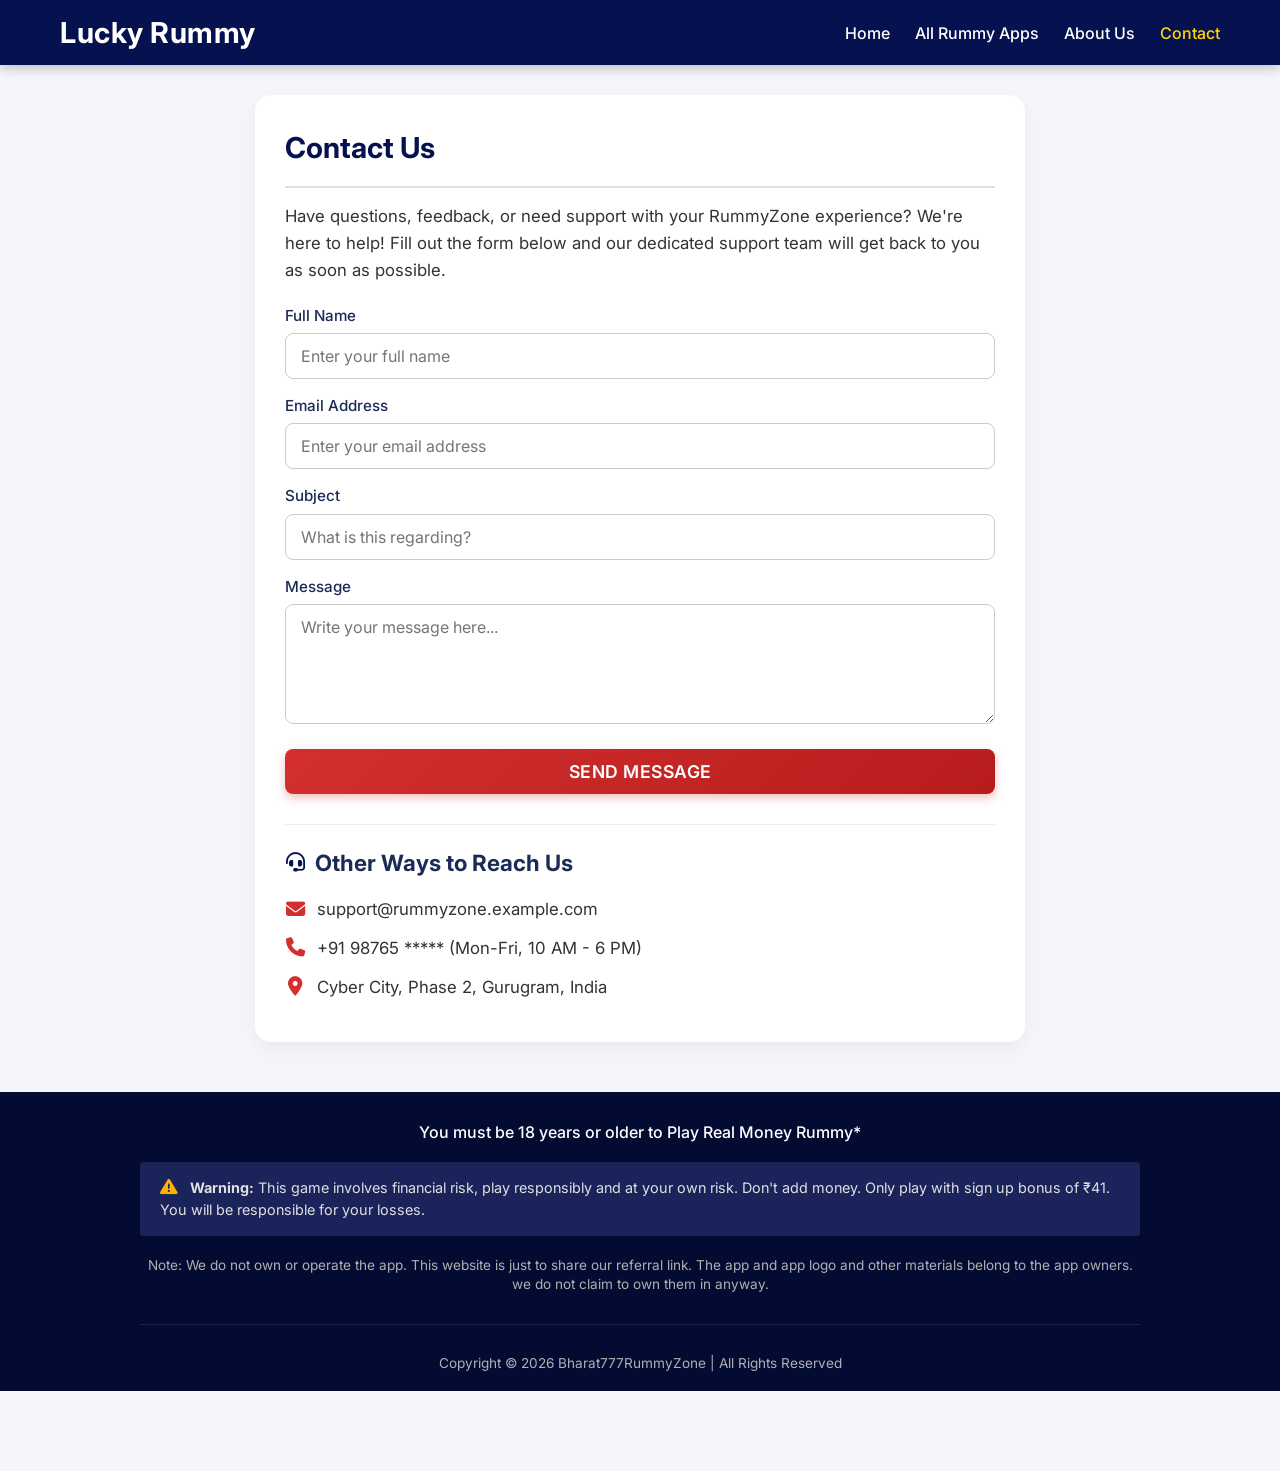
<file: contact.html>
<!DOCTYPE html>
<html lang="en">
<head>
    <meta charset="UTF-8">
    <meta name="viewport" content="width=device-width, initial-scale=1.0">
    <title>Contact Us - RummyZone</title>
    <link rel="stylesheet" href="style.css">
    <!-- FontAwesome for icons -->
    <link rel="stylesheet" href="https://cdnjs.cloudflare.com/ajax/libs/font-awesome/6.4.0/css/all.min.css">
    <link href="https://fonts.googleapis.com/css2?family=Inter:wght@400;500;600;700&display=swap" rel="stylesheet">
</head>
<body>

    <!-- Navbar -->
    <nav class="navbar">
        <div class="nav-container">
            <h1 class="logo">Lucky Rummy</h1>
            <ul class="nav-links">
                <li><a href="index.html">Home</a></li>
                <li><a href="all-apps.html">All Rummy Apps</a></li>
                <li><a href="about.html">About Us</a></li>
                <li><a href="contact.html" class="active">Contact</a></li>
            </ul>
        </div>
    </nav>

    <!-- Main Content -->
    <main class="main-content" style="max-width: 800px;">
        
        <div class="text-card" style="margin-top: 20px;">
            <h2 style="color: var(--primary-blue); font-size: 1.8rem; margin-bottom: 15px; border-bottom: 2px solid #e0e0e0; padding-bottom: 15px;">Contact Us</h2>
            
            <p>Have questions, feedback, or need support with your RummyZone experience? We're here to help! Fill out the form below and our dedicated support team will get back to you as soon as possible.</p>
            
            <form class="contact-form" onsubmit="event.preventDefault(); alert('Thank you for contacting us! We will get back to you soon.');">
                <div class="form-group">
                    <label for="name">Full Name</label>
                    <input type="text" id="name" class="form-control" placeholder="Enter your full name" required>
                </div>
                
                <div class="form-group">
                    <label for="email">Email Address</label>
                    <input type="email" id="email" class="form-control" placeholder="Enter your email address" required>
                </div>
                
                <div class="form-group">
                    <label for="subject">Subject</label>
                    <input type="text" id="subject" class="form-control" placeholder="What is this regarding?" required>
                </div>
                
                <div class="form-group">
                    <label for="message">Message</label>
                    <textarea id="message" class="form-control" placeholder="Write your message here..." required></textarea>
                </div>
                
                <button type="submit" class="btn-download" style="border: none; cursor: pointer; margin-top: 10px;">Send Message</button>
            </form>

            <div class="contact-info">
                <h3 style="margin-top: 0;"><i class="fa-solid fa-headset" style="color: var(--primary-blue);"></i> Other Ways to Reach Us</h3>
                <p><i class="fa-solid fa-envelope"></i> support@rummyzone.example.com</p>
                <p><i class="fa-solid fa-phone"></i> +91 98765 ***** (Mon-Fri, 10 AM - 6 PM)</p>
                <p><i class="fa-solid fa-location-dot"></i> Cyber City, Phase 2, Gurugram, India</p>
            </div>
        </div>
    </main>

    <!-- Footer -->
    <footer class="site-footer">
        <div class="footer-container">
            <div class="footer-age-limit">
                You must be 18 years or older to Play Real Money Rummy*
            </div>
            <div class="footer-warning-box">
                <i class="fa-solid fa-triangle-exclamation"></i> <strong>Warning:</strong> This game involves financial risk, play responsibly and at your own risk. Don't add money. Only play with sign up bonus of ₹41. You will be responsible for your losses.
            </div>
            <div class="footer-note">
                Note: We do not own or operate the app. This website is just to share our referral link. The app and app logo and other materials belong to the app owners. we do not claim to own them in anyway.
            </div>
         
            <hr class="footer-divider">
            <div class="footer-copyright">
                Copyright © 2026 Bharat777RummyZone | All Rights Reserved
            </div>
        </div>
    </footer>

    <script src="script.js"></script>
</body>
</html>
</file>
<file: style.css>
:root {
    --primary-blue: #06114F;
    --secondary-blue: #1A2B56;
    --accent-yellow: #FFD700;
    --accent-red: #D32F2F;
    --accent-red-dark: #B71C1C;
    --accent-green: #2E7D32;
    --bg-light: #f4f6f9;
    --card-bg: #ffffff;
    --text-main: #333333;
    --text-muted: #666666;
}

* {
    margin: 0;
    padding: 0;
    box-sizing: border-box;
    font-family: 'Inter', sans-serif;
}

body {
    background-color: var(--bg-light);
    color: var(--text-main);
    padding-bottom: 80px; /* Space for sticky button */
}

/* Navbar */
.navbar {
    background-color: var(--primary-blue);
    padding: 15px 0;
    box-shadow: 0 4px 10px rgba(0,0,0,0.2);
    position: sticky;
    top: 0;
    z-index: 100;
}

.nav-container {
    max-width: 1200px;
    margin: 0 auto;
    padding: 0 20px;
    display: flex;
    justify-content: space-between;
    align-items: center;
}

.logo {
    color: #ffffff;
    font-size: 1.8rem;
    font-weight: 700;
    letter-spacing: 0.5px;
}

.nav-links {
    list-style: none;
    display: flex;
    gap: 25px;
}

.nav-links a {
    text-decoration: none;
    color: #ffffff;
    font-weight: 500;
    transition: color 0.3s ease;
}

.nav-links a:hover, .nav-links a.active {
    color: var(--accent-yellow);
}

/* Main Content */
.main-content {
    max-width: 900px;
    margin: 30px auto;
    padding: 0 15px;
}

.section-title {
    text-align: center;
    color: var(--secondary-blue);
    font-size: 2rem;
    margin-bottom: 30px;
    padding-bottom: 15px;
    border-bottom: 2px solid var(--primary-blue);
}

/* Cards */
.cards-container {
    display: flex;
    flex-direction: column;
    gap: 25px;
}

.app-card {
    background: var(--card-bg);
    border-radius: 16px;
    padding: 20px;
    display: flex;
    gap: 25px;
    box-shadow: 0 8px 20px rgba(0,0,0,0.05);
    transition: transform 0.3s ease, box-shadow 0.3s ease;
    position: relative;
    overflow: hidden;
}

.app-card:hover {
    transform: translateY(-5px);
    box-shadow: 0 12px 25px rgba(0,0,0,0.1);
}

.card-left {
    display: flex;
    flex-direction: column;
    align-items: center;
    gap: 10px;
    min-width: 120px;
}

.icon-wrapper {
    position: relative;
}

.app-icon {
    width: 100px;
    height: 100px;
    border-radius: 24px;
    object-fit: cover;
    box-shadow: 0 4px 10px rgba(0,0,0,0.15);
    border: 2px solid #f0f0f0;
}

.rank-badge {
    position: absolute;
    top: -10px;
    right: -10px;
    background: var(--accent-red);
    color: white;
    width: 32px;
    height: 32px;
    border-radius: 50%;
    display: flex;
    align-items: center;
    justify-content: center;
    font-weight: bold;
    font-size: 1.1rem;
    box-shadow: 0 2px 5px rgba(0,0,0,0.2);
    border: 2px solid white;
}

.stars {
    color: var(--accent-yellow);
    font-size: 0.9rem;
    text-shadow: 0 1px 2px rgba(0,0,0,0.1);
}

.card-right {
    flex: 1;
    display: flex;
    flex-direction: column;
    justify-content: space-between;
}

.app-name {
    color: var(--secondary-blue);
    font-size: 1.5rem;
    margin-bottom: 8px;
}

.app-stats {
    display: flex;
    align-items: center;
    gap: 10px;
    font-size: 0.95rem;
    margin-bottom: 8px;
}

.stat.downloads {
    color: #1976D2;
}

.stat.downloads i {
    color: #42A5F5;
}

.stat.bonus {
    color: var(--accent-red);
    font-weight: 600;
}

.stat.divider {
    color: #ccc;
}

.app-withdrawal {
    color: var(--secondary-blue);
    font-size: 0.95rem;
    margin-bottom: 10px;
    display: flex;
    align-items: center;
    gap: 5px;
}

.app-withdrawal i {
    color: var(--accent-green);
}

.app-desc {
    color: var(--secondary-blue);
    font-size: 0.9rem;
    margin-bottom: 15px;
    line-height: 1.4;
    opacity: 0.9;
}

.btn-download {
    background: linear-gradient(135deg, var(--accent-red), var(--accent-red-dark));
    color: white;
    text-decoration: none;
    padding: 12px 20px;
    border-radius: 8px;
    font-weight: 600;
    text-align: center;
    font-size: 1.1rem;
    transition: all 0.3s ease;
    box-shadow: 0 4px 10px rgba(211, 47, 47, 0.3);
    text-transform: uppercase;
    letter-spacing: 0.5px;
    display: inline-block;
}

.btn-download:hover {
    background: linear-gradient(135deg, #E53935, #C62828);
    box-shadow: 0 6px 15px rgba(211, 47, 47, 0.4);
    transform: scale(1.02);
}

/* Sticky Floating Button */
.floating-btn {
    position: fixed;
    bottom: 20px;
    left: 50%;
    transform: translateX(-50%);
    background: linear-gradient(135deg, #FF6D00, #E65100);
    color: white;
    text-decoration: none;
    padding: 15px 40px;
    border-radius: 30px;
    font-size: 1.2rem;
    font-weight: 700;
    box-shadow: 0 8px 20px rgba(230, 81, 0, 0.4);
    z-index: 99;
    transition: all 0.3s ease;
    animation: bounce 2s infinite;
}

.floating-btn:hover {
    background: linear-gradient(135deg, #FF8F00, #EF6C00);
    transform: translateX(-50%) scale(1.05);
}

@keyframes bounce {
    0%, 20%, 50%, 80%, 100% { transform: translateX(-50%) translateY(0); }
    40% { transform: translateX(-50%) translateY(-10px); }
    60% { transform: translateX(-50%) translateY(-5px); }
}

/* Modal Popup */
.modal-overlay {
    position: fixed;
    top: 0; left: 0; right: 0; bottom: 0;
    background: rgba(0,0,0,0.6);
    display: flex;
    justify-content: center;
    align-items: center;
    z-index: 1000;
    opacity: 0;
    pointer-events: none;
    transition: opacity 0.4s ease;
    backdrop-filter: blur(5px);
}

.modal-overlay.active {
    opacity: 1;
    pointer-events: auto;
}

.modal-content {
    background: white;
    border-radius: 20px;
    width: 90%;
    max-width: 400px;
    text-align: center;
    position: relative;
    transform: translateY(20px);
    transition: transform 0.4s ease;
    overflow: hidden;
    box-shadow: 0 15px 30px rgba(0,0,0,0.2);
}

.modal-overlay.active .modal-content {
    transform: translateY(0);
}

.close-btn {
    position: absolute;
    top: 15px;
    right: 20px;
    font-size: 1.8rem;
    cursor: pointer;
    color: white;
    transition: color 0.3s;
    z-index: 10;
}

.close-btn:hover {
    color: var(--accent-yellow);
}

.modal-header {
    background: var(--primary-blue);
    color: white;
    padding: 20px;
    border-bottom: 4px solid var(--accent-yellow);
}

.modal-body {
    padding: 30px 20px;
}

.bonus-icon {
    font-size: 3rem;
    color: var(--accent-red);
    margin-bottom: 15px;
}

.modal-body h4 {
    color: var(--secondary-blue);
    font-size: 1.4rem;
    margin-bottom: 10px;
}

.modal-body p {
    color: var(--text-muted);
    margin-bottom: 20px;
    font-size: 0.95rem;
}

.btn-large {
    display: block;
    width: 100%;
}

/* Text Page Content Cards (About, etc.) */
.text-card {
    background: var(--card-bg);
    border-radius: 16px;
    padding: 30px;
    box-shadow: 0 8px 20px rgba(0,0,0,0.05);
    line-height: 1.6;
    color: var(--text-main);
}
.text-card p {
    margin-bottom: 15px;
    font-size: 1.05rem;
}
.text-card h3 {
    color: var(--secondary-blue);
    font-size: 1.4rem;
    margin-top: 25px;
    margin-bottom: 15px;
    display: flex;
    align-items: center;
    gap: 10px;
}
.text-card ul {
    list-style: none;
    margin-bottom: 20px;
}
.text-card ul li {
    position: relative;
    padding-left: 25px;
    margin-bottom: 8px;
    font-size: 1.05rem;
}
.text-card ul li::before {
    content: "•";
    color: var(--primary-blue);
    font-weight: bold;
    position: absolute;
    left: 8px;
    top: 0;
}
.text-card .btn-container {
    text-align: center;
    margin-top: 30px;
    margin-bottom: 10px;
}

/* Form Styles */
.contact-form {
    display: flex;
    flex-direction: column;
    gap: 15px;
    margin-top: 20px;
}
.form-group {
    display: flex;
    flex-direction: column;
    gap: 5px;
}
.form-group label {
    font-weight: 500;
    color: var(--secondary-blue);
    font-size: 0.95rem;
}
.form-control {
    padding: 12px 15px;
    border: 1px solid #ccc;
    border-radius: 8px;
    font-size: 1rem;
    font-family: inherit;
    transition: all 0.3s ease;
}
.form-control:focus {
    outline: none;
    border-color: var(--primary-blue);
    box-shadow: 0 0 0 3px rgba(6, 17, 79, 0.1);
}
textarea.form-control {
    resize: vertical;
    min-height: 120px;
}
.contact-info {
    margin-top: 30px;
    padding-top: 20px;
    border-top: 1px solid #eee;
}
.contact-info p {
    display: flex;
    align-items: center;
    gap: 12px;
    margin-bottom: 12px;
    color: var(--text-main);
    font-size: 1.05rem;
}
.contact-info i {
    color: var(--accent-red);
    width: 20px;
    text-align: center;
    font-size: 1.2rem;
}

/* Footer */
.site-footer {
    background-color: #040b33; /* Darker blue for footer */
    color: white;
    padding: 30px 20px 20px;
    font-size: 0.9rem;
    margin-top: 50px;
}

.footer-container {
    max-width: 1000px;
    margin: 0 auto;
    display: flex;
    flex-direction: column;
    gap: 20px;
}

.footer-age-limit {
    text-align: center;
    font-size: 1rem;
    font-weight: 500;
}

.footer-warning-box {
    background-color: #1a235a;
    border-radius: 4px;
    padding: 15px 20px;
    line-height: 1.5;
    color: #e0e0e0;
}

.footer-warning-box i {
    color: #ffb300;
    margin-right: 8px;
    font-size: 1.1rem;
}

.footer-note {
    text-align: center;
    font-size: 0.85rem;
    color: #b0b0b0;
    line-height: 1.4;
}

.footer-links {
    display: flex;
    justify-content: center;
    gap: 20px;
    list-style: none;
    margin: 10px 0;
}

.footer-links a {
    color: white;
    text-decoration: none;
    font-weight: 500;
    transition: color 0.3s;
}

.footer-links a:hover {
    color: var(--accent-yellow);
}

.footer-divider {
    border: none;
    border-top: 1px solid rgba(255, 255, 255, 0.1);
    margin: 10px 0;
}

.footer-copyright {
    text-align: center;
    font-size: 0.85rem;
    color: #b0b0b0;
}

/* Responsive Design */
@media (max-width: 768px) {
    .nav-container {
        flex-direction: column;
        align-items: center;
        padding: 5px 15px;
    }
    
    .logo {
        margin-bottom: 15px;
    }
    
    .nav-links {
        display: flex;
        flex-wrap: wrap;
        justify-content: center;
        gap: 15px;
        width: 100%;
        font-size: 0.95rem;
    }
    
    .app-card {
        flex-direction: row;
        padding: 15px;
        gap: 15px;
    }
    
    .app-icon {
        width: 80px;
        height: 80px;
    }
    
    .app-name {
        font-size: 1.2rem;
    }
    
    .app-stats {
        flex-direction: column;
        align-items: flex-start;
        gap: 5px;
    }
    
    .stat.divider {
        display: none;
    }
    
    .btn-download {
        font-size: 1rem;
        padding: 10px;
    }
}

@media (max-width: 480px) {
    .app-card {
        flex-direction: column;
        align-items: center;
        text-align: center;
    }
    
    .card-left {
        margin-bottom: 10px;
    }
    
    .app-stats {
        align-items: center;
    }
    
    .app-withdrawal {
        justify-content: center;
    }
}
</file>
